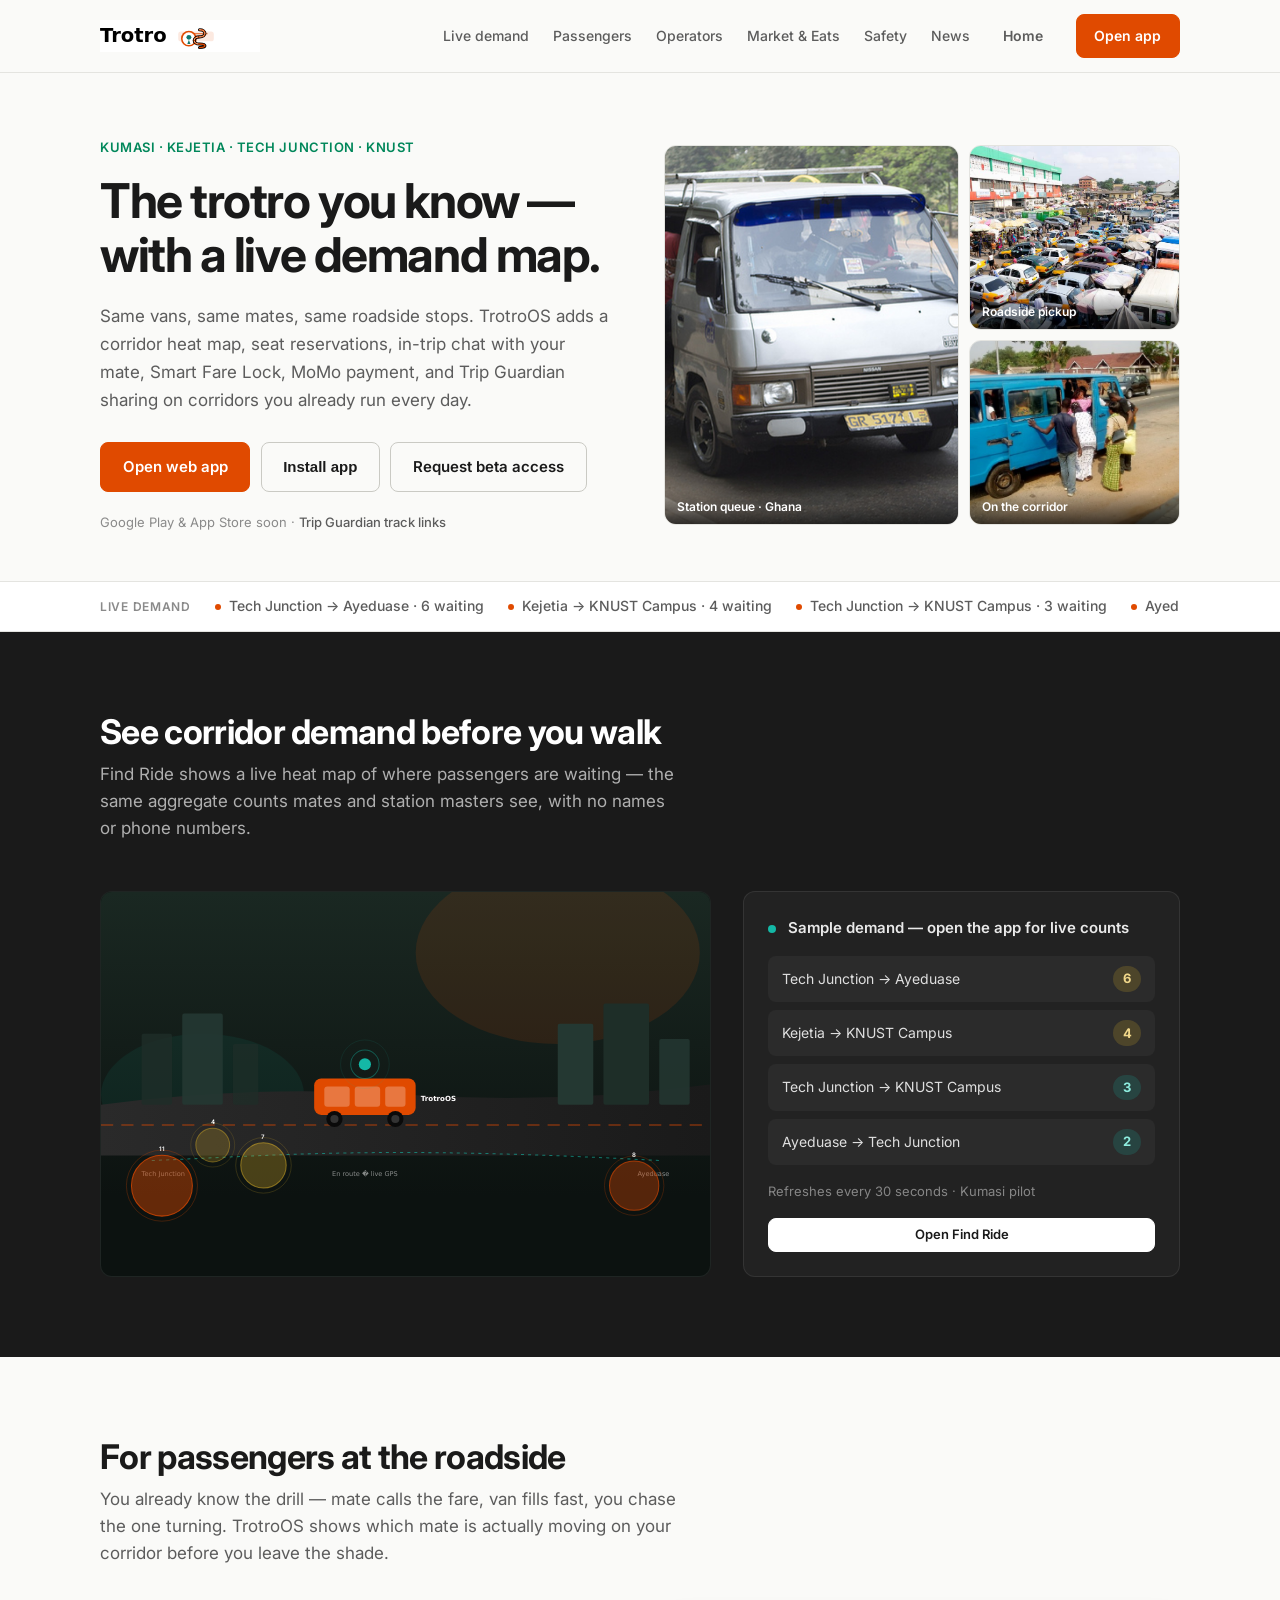
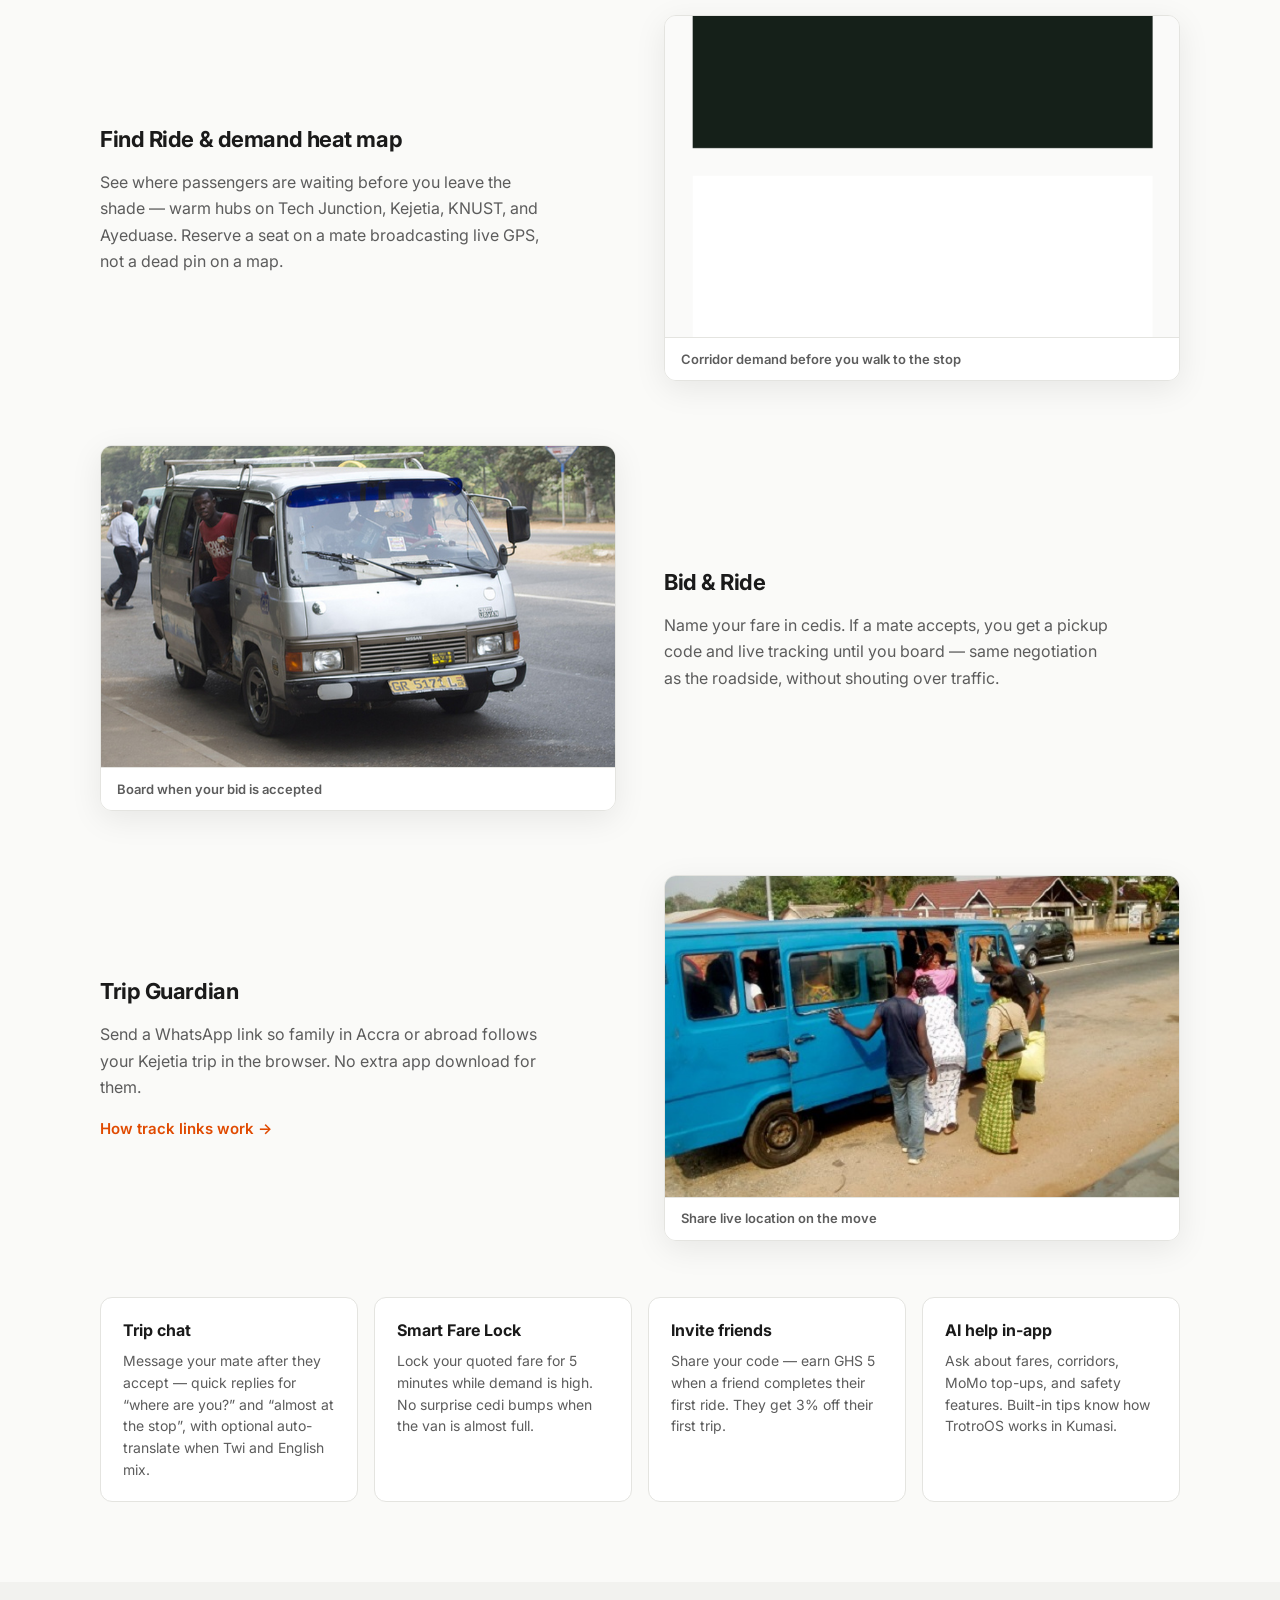
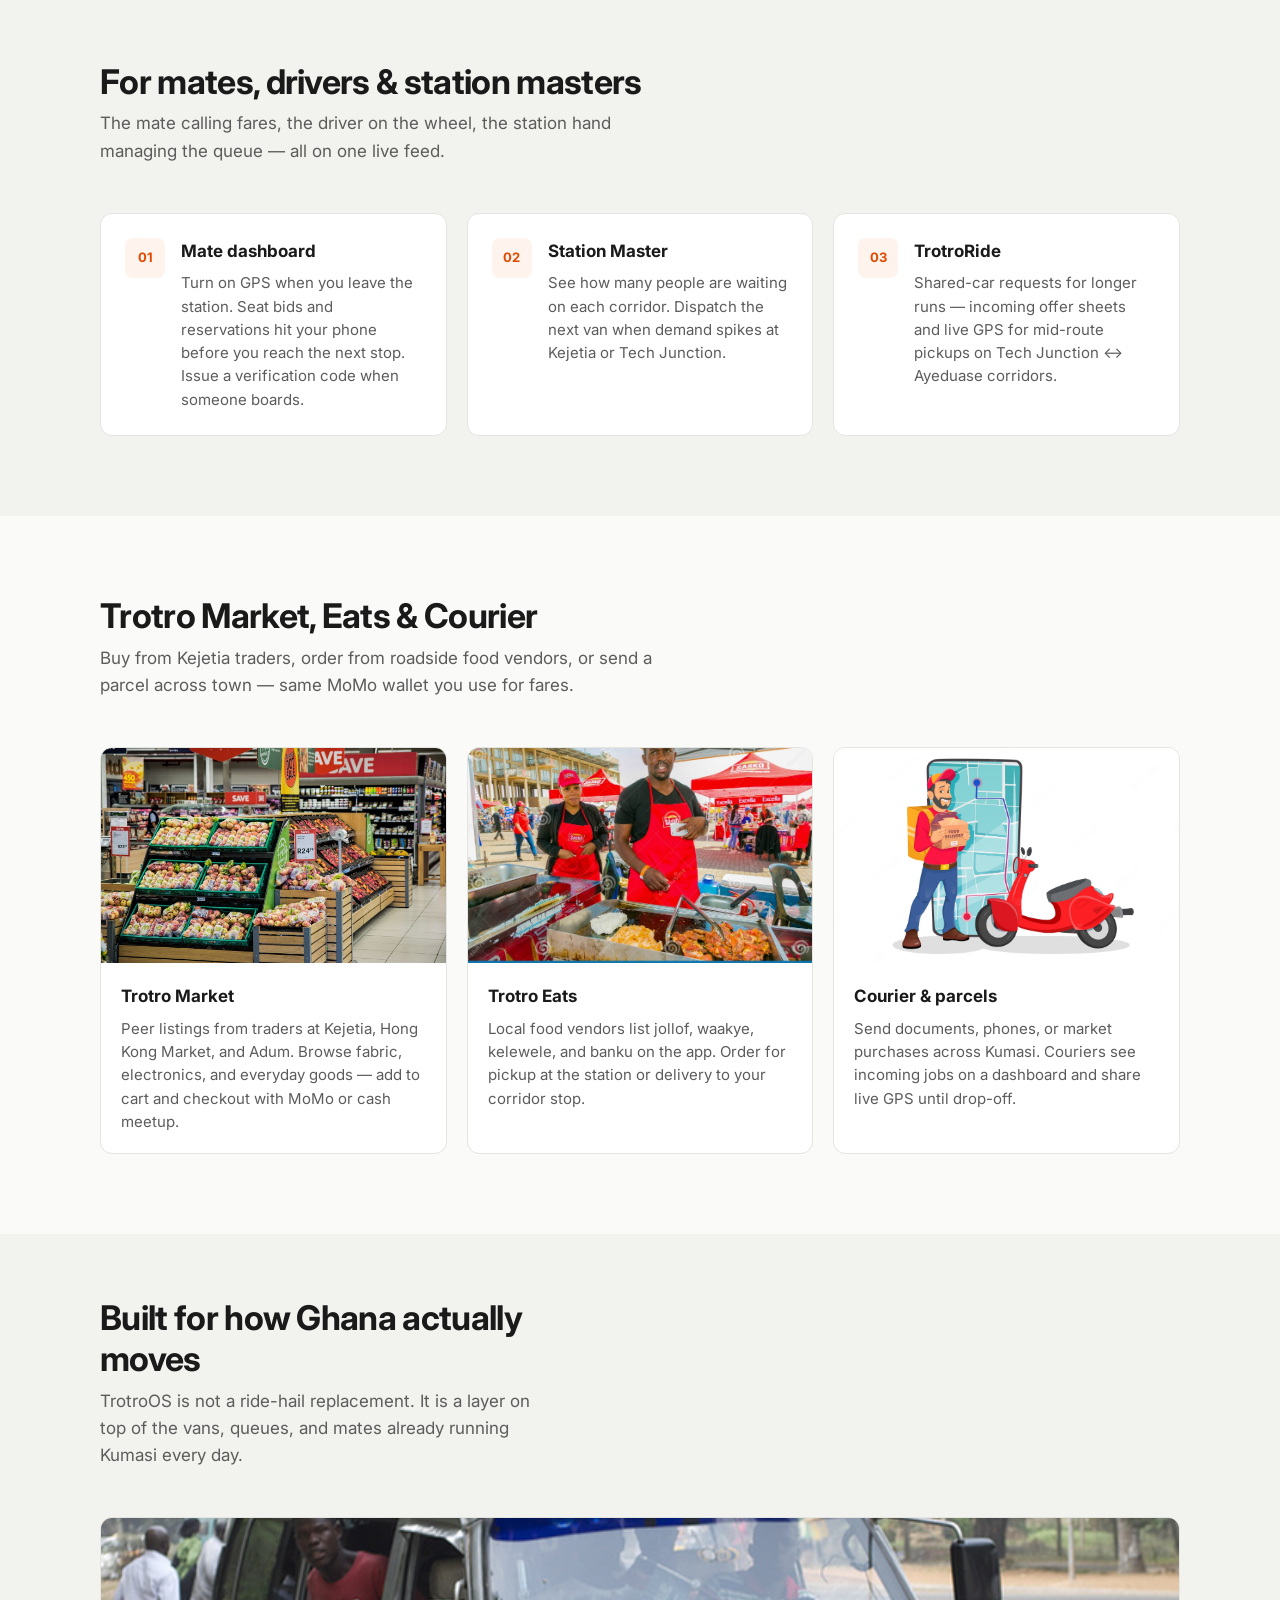
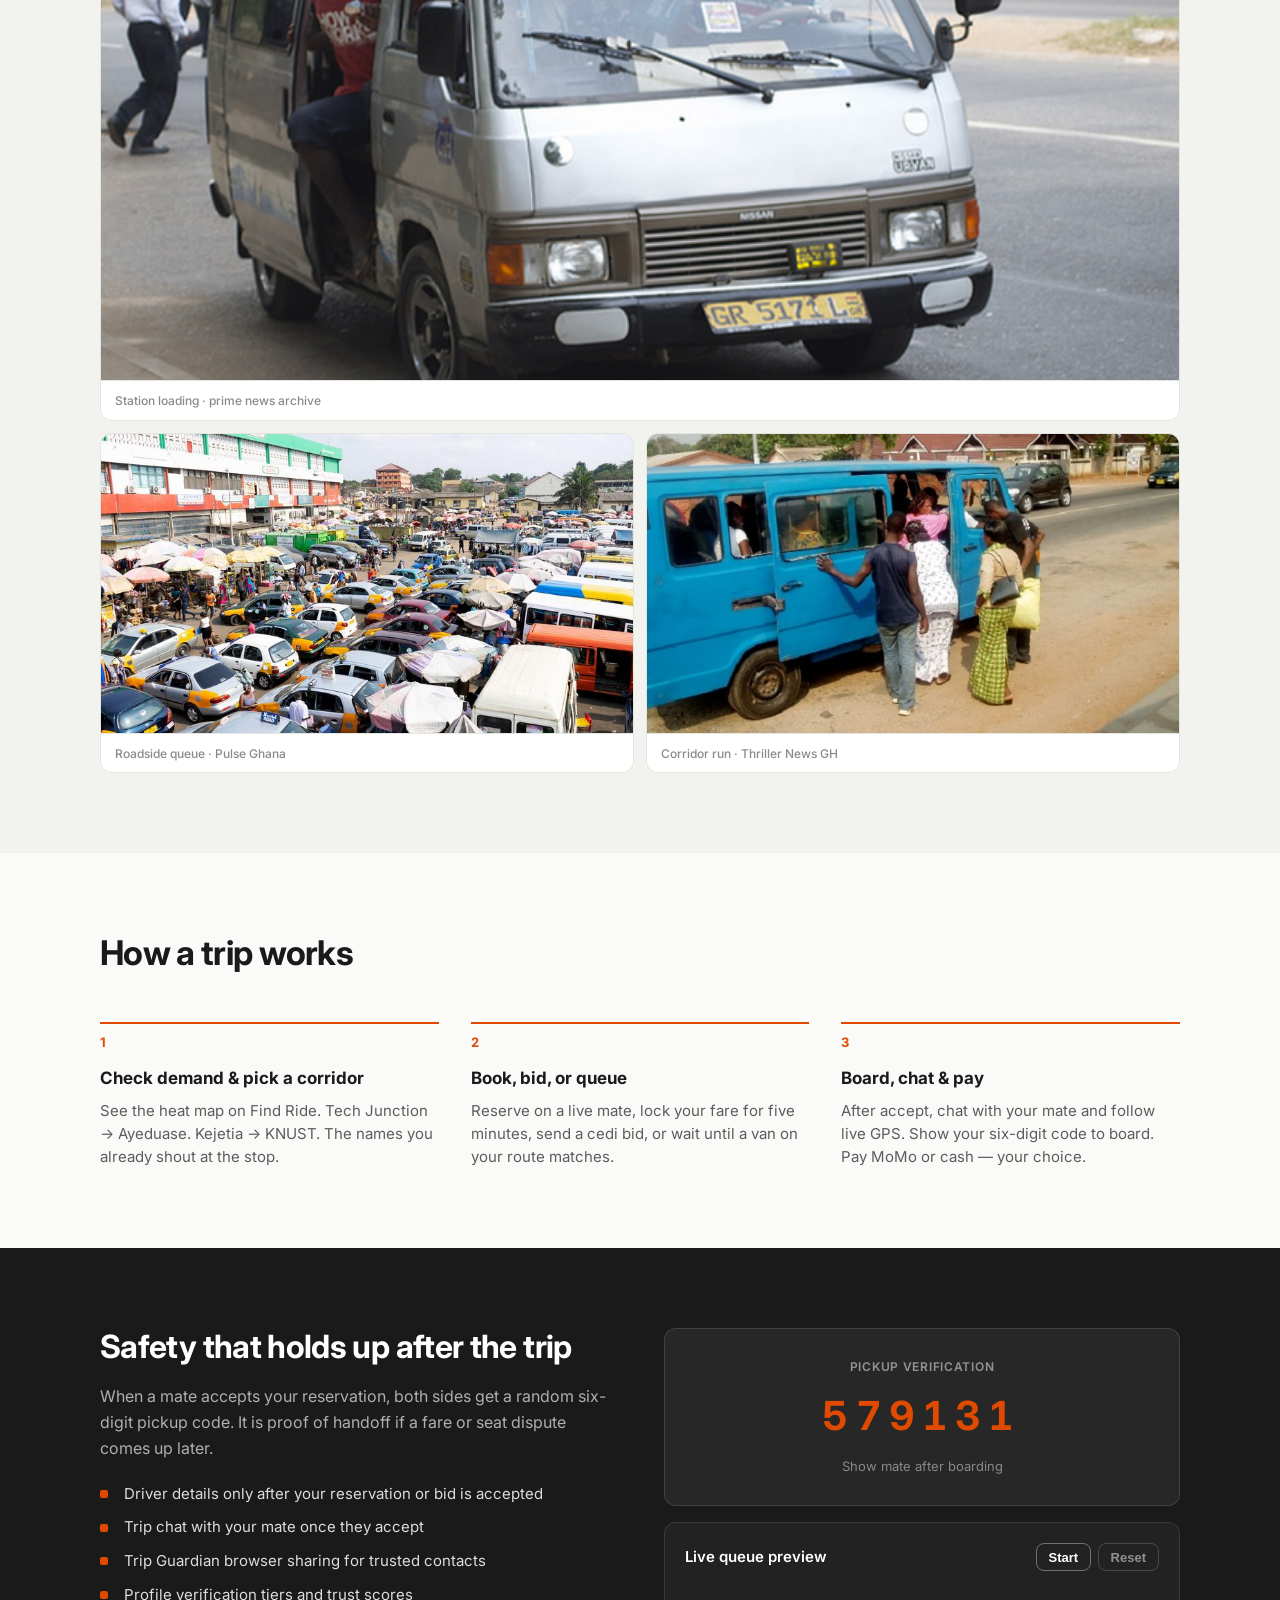
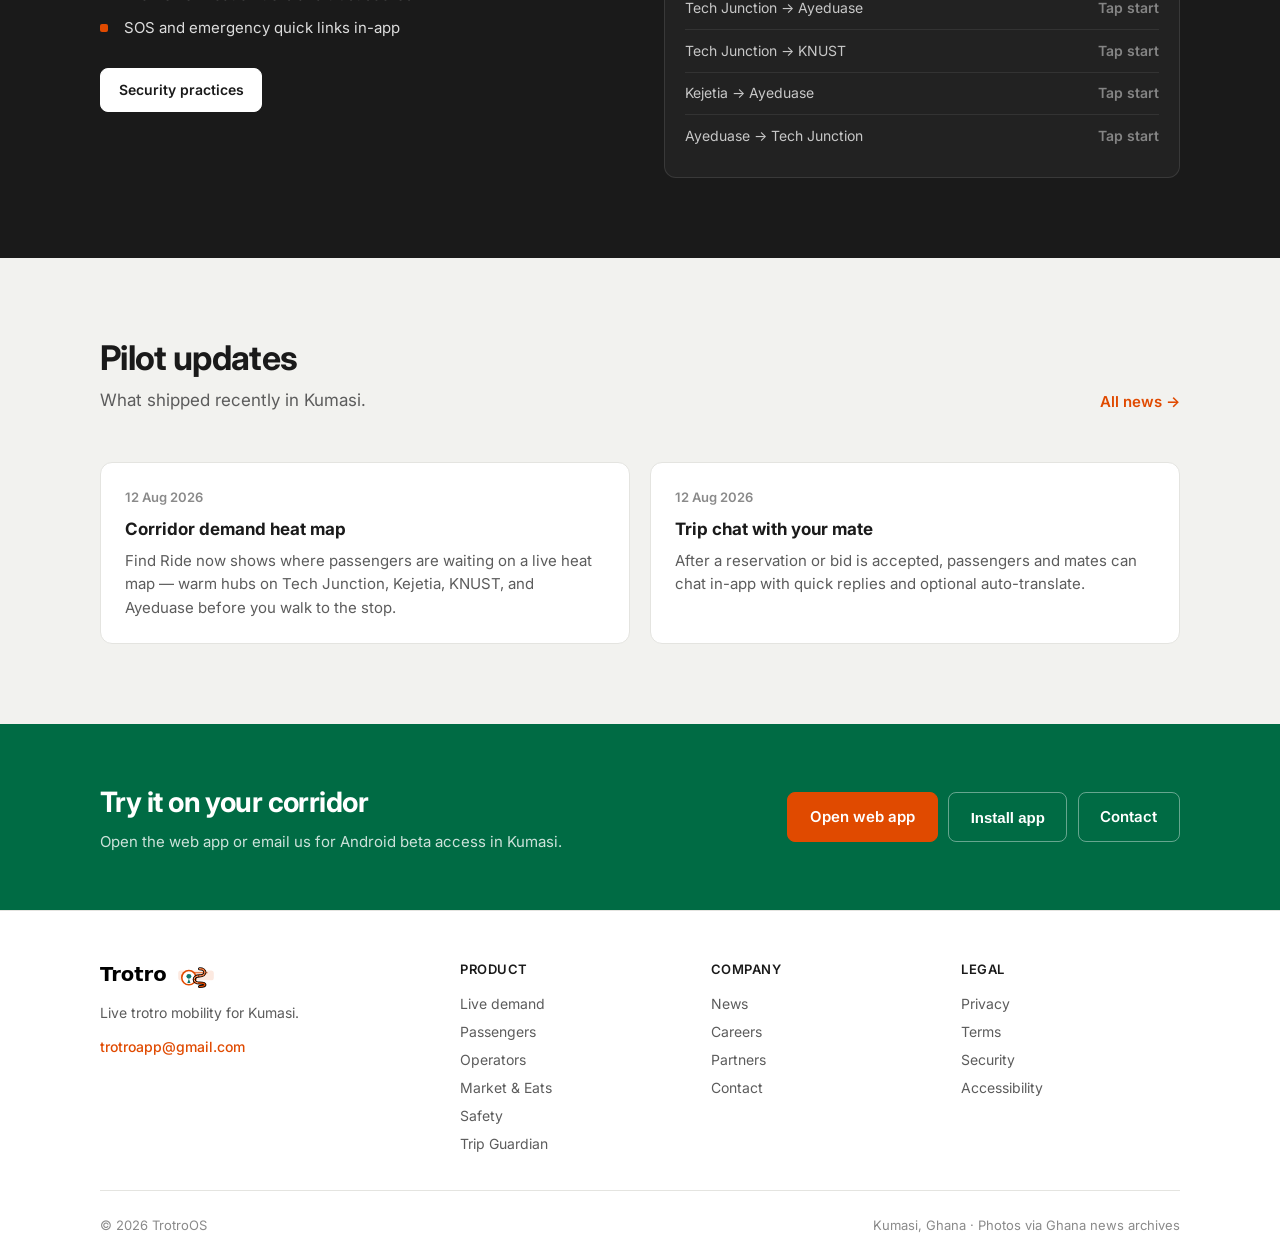
<file: index.html>
<!doctype html>
<html lang="en-GH" data-web-app-url="/app/">
  <head>
    <meta charset="utf-8" />
    <meta name="viewport" content="width=device-width, initial-scale=1" />
    <title>TrotroOS — Trotro rides, live in Kumasi</title>
    <meta
      name="description"
      content="Reserve a seat, see corridor demand on a live heat map, chat with your mate, lock fares for 5 minutes, and pay with MoMo. TrotroOS for Kumasi corridors you already use."
    />
    <meta
      name="keywords"
      content="trotro, TrotroOS, Kumasi transport, Ghana mobility, MoMo, live tracking, demand heat map, trip chat, fare lock, mate app"
    />
    <meta name="author" content="TrotroOS" />
    <meta property="og:title" content="TrotroOS — Trotro rides, live in Kumasi" />
    <meta
      property="og:description"
      content="Live corridor demand, seat reservations, trip chat, Smart Fare Lock, and MoMo — built for Kumasi trotro corridors."
    />
    <meta property="og:type" content="website" />
    <meta property="og:url" content="https://trotroos.app/" />
    <meta property="og:image" content="https://trotroos.app/images/photos/trotro-station.png" />
    <meta property="og:image:width" content="715" />
    <meta property="og:image:height" content="481" />
    <meta name="twitter:image" content="https://trotroos.app/images/photos/trotro-station.png" />
    <meta property="og:locale" content="en_GH" />
    <meta name="twitter:card" content="summary_large_image" />
    <meta name="twitter:title" content="TrotroOS — Trotro rides, live in Kumasi" />
    <link rel="canonical" href="https://trotroos.app/" />
    <meta name="theme-color" content="#e04a00" />
    <meta name="mobile-web-app-capable" content="yes" />
    <meta name="apple-mobile-web-app-capable" content="yes" />
    <meta name="apple-mobile-web-app-title" content="TrotroOS" />
    <link rel="manifest" href="/manifest.webmanifest" />
    <link rel="apple-touch-icon" href="/icons/icon-192.png" />
    <link rel="preconnect" href="https://fonts.googleapis.com" />
    <link rel="preconnect" href="https://fonts.gstatic.com" crossorigin />
    <link
      href="https://fonts.googleapis.com/css2?family=Inter:wght@400;500;600;700&display=swap"
      rel="stylesheet"
    />
    <link rel="stylesheet" href="/css/styles.css" />
    <link rel="icon" href="/brand/trotroos-icon.svg" type="image/svg+xml" />
    <script type="application/ld+json">
      {
        "@context": "https://schema.org",
        "@type": "SoftwareApplication",
        "name": "TrotroOS",
        "applicationCategory": "TravelApplication",
        "operatingSystem": "Android, iOS, Web",
        "description": "Live trotro mobility for Kumasi — demand heat map, reservations, trip chat, and MoMo payments.",
        "url": "https://trotroos.app",
        "author": { "@type": "Organization", "name": "TrotroOS" }
      }
    </script>
  </head>
  <body class="page-home">
    <header class="site-header">
      <div class="container header-inner">
        <a class="brand" href="/">
          <img
            class="brand-wordmark"
            src="/brand/trotroos-wordmark.svg"
            width="168"
            height="34"
            alt="TrotroOS"
          />
        </a>
        <button
          class="nav-toggle"
          type="button"
          data-nav-toggle
          aria-expanded="false"
          aria-label="Open menu"
        >
          <span></span><span></span><span></span>
        </button>
        <nav class="site-nav" data-site-nav aria-label="Main">
          <a href="#demand">Live demand</a>
          <a href="#passengers">Passengers</a>
          <a href="#operators">Operators</a>
          <a href="#commerce">Market &amp; Eats</a>
          <a href="#safety">Safety</a>
          <a href="/news.html">News</a>
          <a class="btn btn-ghost" href="/">Home</a>
          <a class="btn btn-primary" href="/app/" data-web-app-link>Open app</a>
        </nav>
      </div>
    </header>

    <main>
      <section class="hero">
        <div class="container hero-grid">
          <div class="hero-copy">
            <p class="hero-label">Kumasi · Kejetia · Tech Junction · KNUST</p>
            <h1>The trotro you know — with a live demand map.</h1>
            <p class="hero-lead">
              Same vans, same mates, same roadside stops. TrotroOS adds a corridor heat map, seat
              reservations, in-trip chat with your mate, Smart Fare Lock, MoMo payment, and Trip
              Guardian sharing on corridors you already run every day.
            </p>
            <div class="hero-actions" id="download">
              <a class="btn btn-primary btn-lg" href="/app/" data-web-app-link> Open web app </a>
              <button
                type="button"
                class="btn btn-outline btn-lg install-btn"
                data-install-app
                hidden
              >
                Install app
              </button>
              <a
                class="btn btn-outline btn-lg"
                href="mailto:trotroapp@gmail.com?subject=TrotroOS%20Android%20beta"
              >
                Request beta access
              </a>
            </div>
            <p class="hero-meta">
              Google Play &amp; App Store soon ·
              <a href="/track.html">Trip Guardian track links</a>
            </p>
          </div>

          <div class="hero-photos" aria-label="Trotro vans in Ghana">
            <figure class="hero-photos__main">
              <img
                src="/images/photos/trotro-station.png"
                width="715"
                height="481"
                alt="Passengers boarding a trotro van at a Ghana station"
                loading="eager"
              />
              <figcaption>Station queue · Ghana</figcaption>
            </figure>
            <figure class="hero-photos__side hero-photos__side--top">
              <img
                src="/images/photos/trotro-queue.jpg"
                width="770"
                height="513"
                alt="People waiting for trotro at a roadside stop"
                loading="eager"
              />
              <figcaption>Roadside pickup</figcaption>
            </figure>
            <figure class="hero-photos__side hero-photos__side--bottom">
              <img
                src="/images/photos/trotro-road.jpg"
                width="585"
                height="417"
                alt="Trotro van on a Ghana road"
                loading="eager"
              />
              <figcaption>On the corridor</figcaption>
            </figure>
          </div>
        </div>
      </section>

      <div class="corridor-bar" aria-label="Live corridor demand">
        <div class="container corridor-bar-inner">
          <span class="corridor-bar-label">Live demand</span>
          <ul class="corridor-list" data-corridor-ticker>
            <li>Tech Junction → Ayeduase · loading…</li>
            <li>Kejetia → KNUST Campus · loading…</li>
            <li>Tech Junction → KNUST Campus · loading…</li>
          </ul>
        </div>
      </div>

      <section class="section section-dark" id="demand">
        <div class="container">
          <header class="section-intro">
            <h2>See corridor demand before you walk</h2>
            <p>
              Find Ride shows a live heat map of where passengers are waiting — the same aggregate
              counts mates and station masters see, with no names or phone numbers.
            </p>
          </header>
          <div class="demand-panel" data-demand-panel>
            <div class="demand-panel__map">
              <img
                src="/images/kumasi-corridor.svg"
                width="1200"
                height="600"
                alt="Illustrated Kumasi trotro corridor map"
                class="demand-panel__bg"
                loading="lazy"
              />
              <svg
                class="demand-panel__overlay"
                viewBox="0 0 1200 600"
                aria-hidden="true"
                data-demand-svg
              ></svg>
            </div>
            <aside class="demand-panel__aside">
              <div class="demand-panel__status">
                <span class="live-dot" data-demand-live hidden aria-hidden="true"></span>
                <span data-demand-status>Loading demand…</span>
              </div>
              <ul
                class="demand-routes"
                data-demand-routes
                aria-label="Top corridors by waiting count"
              ></ul>
              <p class="demand-panel__hint">Refreshes every 30 seconds · Kumasi pilot</p>
              <a class="btn btn-light btn-sm" href="/app/" data-web-app-link>Open Find Ride</a>
            </aside>
          </div>
        </div>
      </section>

      <section class="section" id="passengers">
        <div class="container">
          <header class="section-intro">
            <h2>For passengers at the roadside</h2>
            <p>
              You already know the drill — mate calls the fare, van fills fast, you chase the one
              turning. TrotroOS shows which mate is actually moving on your corridor before you
              leave the shade.
            </p>
          </header>
          <div class="feature-rows">
            <article class="feature-row">
              <div class="feature-row__copy">
                <h3>Find Ride &amp; demand heat map</h3>
                <p>
                  See where passengers are waiting before you leave the shade — warm hubs on Tech
                  Junction, Kejetia, KNUST, and Ayeduase. Reserve a seat on a mate broadcasting live
                  GPS, not a dead pin on a map.
                </p>
              </div>
              <figure class="feature-row__photo">
                <img
                  src="/images/screens/png/find-ride.png"
                  width="720"
                  height="1280"
                  alt="Find Ride screen with corridor demand heat map"
                  loading="lazy"
                />
                <figcaption>Corridor demand before you walk to the stop</figcaption>
              </figure>
            </article>
            <article class="feature-row feature-row--reverse">
              <div class="feature-row__copy">
                <h3>Bid &amp; Ride</h3>
                <p>
                  Name your fare in cedis. If a mate accepts, you get a pickup code and live
                  tracking until you board — same negotiation as the roadside, without shouting over
                  traffic.
                </p>
              </div>
              <figure class="feature-row__photo">
                <img
                  src="/images/photos/trotro-station.png"
                  width="715"
                  height="481"
                  alt="Trotro van loading passengers at a station in Ghana"
                  loading="lazy"
                />
                <figcaption>Board when your bid is accepted</figcaption>
              </figure>
            </article>
            <article class="feature-row">
              <div class="feature-row__copy">
                <h3>Trip Guardian</h3>
                <p>
                  Send a WhatsApp link so family in Accra or abroad follows your Kejetia trip in the
                  browser. No extra app download for them.
                </p>
                <a class="text-link" href="/track.html">How track links work →</a>
              </div>
              <figure class="feature-row__photo">
                <img
                  src="/images/photos/trotro-road.jpg"
                  width="585"
                  height="417"
                  alt="Trotro travelling on a road in Ghana"
                  loading="lazy"
                />
                <figcaption>Share live location on the move</figcaption>
              </figure>
            </article>
          </div>

          <div class="pilot-features" aria-label="Pilot passenger features">
            <article class="pilot-feature">
              <h3>Trip chat</h3>
              <p>
                Message your mate after they accept — quick replies for “where are you?” and “almost
                at the stop”, with optional auto-translate when Twi and English mix.
              </p>
            </article>
            <article class="pilot-feature">
              <h3>Smart Fare Lock</h3>
              <p>
                Lock your quoted fare for 5 minutes while demand is high. No surprise cedi bumps
                when the van is almost full.
              </p>
            </article>
            <article class="pilot-feature">
              <h3>Invite friends</h3>
              <p>
                Share your code — earn GHS 5 when a friend completes their first ride. They get 3%
                off their first trip.
              </p>
            </article>
            <article class="pilot-feature">
              <h3>AI help in-app</h3>
              <p>
                Ask about fares, corridors, MoMo top-ups, and safety features. Built-in tips know
                how TrotroOS works in Kumasi.
              </p>
            </article>
          </div>
        </div>
      </section>

      <section class="section section-muted" id="operators">
        <div class="container">
          <header class="section-intro">
            <h2>For mates, drivers &amp; station masters</h2>
            <p>
              The mate calling fares, the driver on the wheel, the station hand managing the queue —
              all on one live feed.
            </p>
          </header>
          <div class="role-cards">
            <article class="role-card">
              <div class="role-card__icon" aria-hidden="true">01</div>
              <div class="role-card__body">
                <h3>Mate dashboard</h3>
                <p>
                  Turn on GPS when you leave the station. Seat bids and reservations hit your phone
                  before you reach the next stop. Issue a verification code when someone boards.
                </p>
              </div>
            </article>
            <article class="role-card">
              <div class="role-card__icon" aria-hidden="true">02</div>
              <div class="role-card__body">
                <h3>Station Master</h3>
                <p>
                  See how many people are waiting on each corridor. Dispatch the next van when
                  demand spikes at Kejetia or Tech Junction.
                </p>
              </div>
            </article>
            <article class="role-card">
              <div class="role-card__icon" aria-hidden="true">03</div>
              <div class="role-card__body">
                <h3>TrotroRide</h3>
                <p>
                  Shared-car requests for longer runs — incoming offer sheets and live GPS for
                  mid-route pickups on Tech Junction ↔ Ayeduase corridors.
                </p>
              </div>
            </article>
          </div>
        </div>
      </section>

      <section class="section" id="commerce">
        <div class="container">
          <header class="section-intro">
            <h2>Trotro Market, Eats &amp; Courier</h2>
            <p>
              Buy from Kejetia traders, order from roadside food vendors, or send a parcel across
              town — same MoMo wallet you use for fares.
            </p>
          </header>
          <div class="commerce-grid">
            <article class="commerce-card">
              <figure class="commerce-card__photo">
                <img
                  src="/images/photos/hong-kong-market.jpg"
                  width="1120"
                  height="630"
                  alt="Busy open-air market stalls with shoppers and traders"
                  loading="lazy"
                />
              </figure>
              <div class="commerce-card__body">
                <h3>Trotro Market</h3>
                <p>
                  Peer listings from traders at Kejetia, Hong Kong Market, and Adum. Browse fabric,
                  electronics, and everyday goods — add to cart and checkout with MoMo or cash
                  meetup.
                </p>
              </div>
            </article>
            <article class="commerce-card">
              <figure class="commerce-card__photo">
                <img
                  src="/images/photos/food-vendors.jpg"
                  width="1600"
                  height="1157"
                  alt="African street food vendors cooking and serving at an outdoor market"
                  loading="lazy"
                />
              </figure>
              <div class="commerce-card__body">
                <h3>Trotro Eats</h3>
                <p>
                  Local food vendors list jollof, waakye, kelewele, and banku on the app. Order for
                  pickup at the station or delivery to your corridor stop.
                </p>
              </div>
            </article>
            <article class="commerce-card">
              <figure class="commerce-card__photo">
                <img
                  src="/images/photos/courier-delivery.jpg"
                  width="2000"
                  height="1455"
                  alt="Courier on a scooter delivering a food package"
                  loading="lazy"
                />
              </figure>
              <div class="commerce-card__body">
                <h3>Courier &amp; parcels</h3>
                <p>
                  Send documents, phones, or market purchases across Kumasi. Couriers see incoming
                  jobs on a dashboard and share live GPS until drop-off.
                </p>
              </div>
            </article>
          </div>
        </div>
      </section>

      <section class="section section-muted photo-strip" aria-label="Trotro in Ghana">
        <div class="container">
          <header class="section-intro section-intro--narrow">
            <h2>Built for how Ghana actually moves</h2>
            <p>
              TrotroOS is not a ride-hail replacement. It is a layer on top of the vans, queues, and
              mates already running Kumasi every day.
            </p>
          </header>
          <div class="photo-grid">
            <figure class="photo-grid__item photo-grid__item--wide">
              <img
                src="/images/photos/trotro-station.png"
                width="715"
                height="481"
                alt="Trotro vans lined up at a station with passengers boarding"
                loading="lazy"
              />
              <figcaption>Station loading · prime news archive</figcaption>
            </figure>
            <figure class="photo-grid__item">
              <img
                src="/images/photos/trotro-queue.jpg"
                width="770"
                height="513"
                alt="Commuters waiting for trotro"
                loading="lazy"
              />
              <figcaption>Roadside queue · Pulse Ghana</figcaption>
            </figure>
            <figure class="photo-grid__item">
              <img
                src="/images/photos/trotro-road.jpg"
                width="585"
                height="417"
                alt="Trotro on a Ghana highway"
                loading="lazy"
              />
              <figcaption>Corridor run · Thriller News GH</figcaption>
            </figure>
          </div>
        </div>
      </section>

      <section class="section" id="how">
        <div class="container">
          <header class="section-intro section-intro--narrow">
            <h2>How a trip works</h2>
          </header>
          <ol class="steps-row">
            <li>
              <span class="steps-row__num">1</span>
              <h3>Check demand &amp; pick a corridor</h3>
              <p>
                See the heat map on Find Ride. Tech Junction → Ayeduase. Kejetia → KNUST. The names
                you already shout at the stop.
              </p>
            </li>
            <li>
              <span class="steps-row__num">2</span>
              <h3>Book, bid, or queue</h3>
              <p>
                Reserve on a live mate, lock your fare for five minutes, send a cedi bid, or wait
                until a van on your route matches.
              </p>
            </li>
            <li>
              <span class="steps-row__num">3</span>
              <h3>Board, chat &amp; pay</h3>
              <p>
                After accept, chat with your mate and follow live GPS. Show your six-digit code to
                board. Pay MoMo or cash — your choice.
              </p>
            </li>
          </ol>
        </div>
      </section>

      <section class="section section-dark" id="safety">
        <div class="container safety-layout">
          <div class="safety-copy">
            <h2>Safety that holds up after the trip</h2>
            <p>
              When a mate accepts your reservation, both sides get a random six-digit pickup code.
              It is proof of handoff if a fare or seat dispute comes up later.
            </p>
            <ul class="check-list">
              <li>Driver details only after your reservation or bid is accepted</li>
              <li>Trip chat with your mate once they accept</li>
              <li>Trip Guardian browser sharing for trusted contacts</li>
              <li>Profile verification tiers and trust scores</li>
              <li>SOS and emergency quick links in-app</li>
            </ul>
            <a class="btn btn-light" href="/security.html">Security practices</a>
          </div>
          <div class="safety-aside">
            <div class="code-card">
              <p class="code-card__label">Pickup verification</p>
              <p class="code-card__value" data-verification-code>482916</p>
              <p class="code-card__hint">Show mate after boarding</p>
            </div>
            <div class="queue-demo">
              <div class="queue-demo__head">
                <h3>Live queue preview</h3>
                <div class="queue-demo__actions">
                  <button class="btn btn-sm btn-light-outline" type="button" id="demo-start">
                    Start
                  </button>
                  <button
                    class="btn btn-sm btn-light-outline"
                    type="button"
                    id="demo-reset"
                    disabled
                  >
                    Reset
                  </button>
                </div>
              </div>
              <ul class="queue-list" id="route-list">
                <li>
                  <span>Tech Junction → Ayeduase</span>
                  <span class="queue-count" id="route1-status">Tap start</span>
                </li>
                <li>
                  <span>Tech Junction → KNUST</span>
                  <span class="queue-count" id="route2-status">Tap start</span>
                </li>
                <li>
                  <span>Kejetia → Ayeduase</span>
                  <span class="queue-count" id="route3-status">Tap start</span>
                </li>
                <li>
                  <span>Ayeduase → Tech Junction</span>
                  <span class="queue-count" id="route4-status">Tap start</span>
                </li>
              </ul>
            </div>
          </div>
        </div>
      </section>

      <section class="section section-muted" id="news">
        <div class="container">
          <header class="section-intro section-intro--split">
            <div>
              <h2>Pilot updates</h2>
              <p>What shipped recently in Kumasi.</p>
            </div>
            <a href="/news.html" class="text-link">All news →</a>
          </header>
          <div class="news-row" data-news-feed data-news-limit="2" data-news-layout="home"></div>
        </div>
      </section>

      <section class="cta-band">
        <div class="container cta-band-inner">
          <div>
            <h2>Try it on your corridor</h2>
            <p>Open the web app or email us for Android beta access in Kumasi.</p>
          </div>
          <div class="cta-band__actions">
            <a class="btn btn-primary btn-lg" href="/app/" data-web-app-link>Open web app</a>
            <button
              type="button"
              class="btn btn-outline btn-lg install-btn"
              data-install-app
              hidden
            >
              Install app
            </button>
            <a class="btn btn-outline btn-lg" href="mailto:trotroapp@gmail.com">Contact</a>
          </div>
        </div>
      </section>
    </main>

    <footer class="site-footer">
      <div class="container footer-grid">
        <div class="footer-brand">
          <a class="brand" href="/">
            <img
              class="brand-wordmark"
              src="/brand/trotroos-wordmark.svg"
              width="148"
              height="30"
              alt="TrotroOS"
            />
          </a>
          <p>Live trotro mobility for Kumasi.</p>
          <a href="mailto:trotroapp@gmail.com">trotroapp@gmail.com</a>
        </div>
        <div>
          <strong>Product</strong>
          <ul class="footer-links">
            <li><a href="#demand">Live demand</a></li>
            <li><a href="#passengers">Passengers</a></li>
            <li><a href="#operators">Operators</a></li>
            <li><a href="#commerce">Market &amp; Eats</a></li>
            <li><a href="#safety">Safety</a></li>
            <li><a href="/track.html">Trip Guardian</a></li>
          </ul>
        </div>
        <div>
          <strong>Company</strong>
          <ul class="footer-links">
            <li><a href="/news.html">News</a></li>
            <li><a href="/careers.html">Careers</a></li>
            <li><a href="/partners.html">Partners</a></li>
            <li><a href="/contact.html">Contact</a></li>
          </ul>
        </div>
        <div>
          <strong>Legal</strong>
          <ul class="footer-links">
            <li><a href="/privacy.html">Privacy</a></li>
            <li><a href="/terms.html">Terms</a></li>
            <li><a href="/security.html">Security</a></li>
            <li><a href="/accessibility.html">Accessibility</a></li>
          </ul>
        </div>
      </div>
      <div class="container footer-bottom">
        <span>© <span data-year></span> TrotroOS</span>
        <span>Kumasi, Ghana · Photos via Ghana news archives</span>
      </div>
    </footer>

    <script src="/js/public-config.js" defer></script>
    <script src="/js/demand-heatmap.js" defer></script>
    <script src="/js/news.js" defer></script>
    <script src="/js/site.js" defer></script>
  </body>
</html>
</file>
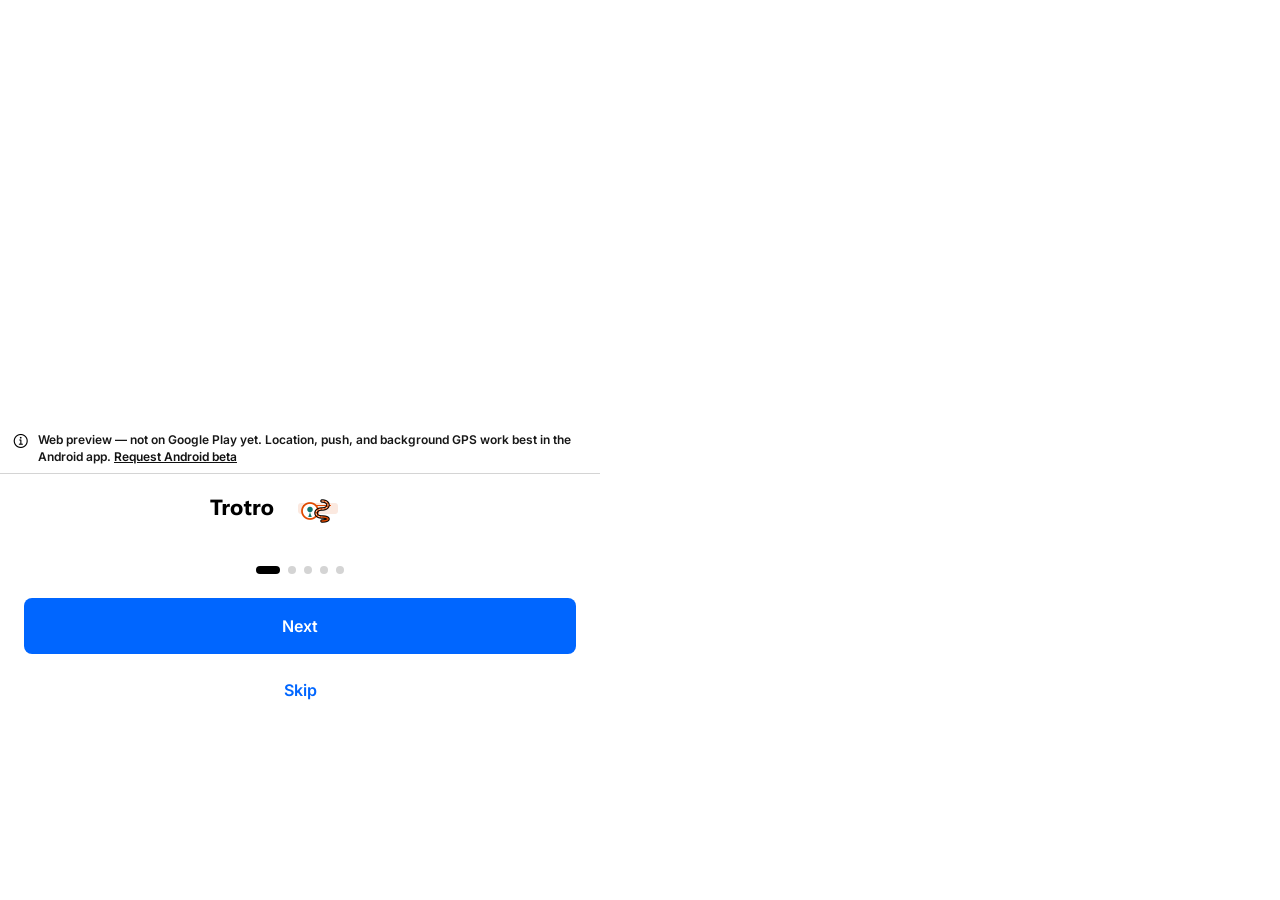
<file: app/index.html>
<!doctype html>
<html lang="en">
  <head>
    <meta charset="utf-8" />
    <meta httpEquiv="X-UA-Compatible" content="IE=edge" />
    <meta name="viewport" content="width=device-width, initial-scale=1, shrink-to-fit=no" />
    <title>TrotroOS</title>
    <!-- The `react-native-web` recommended style reset: https://necolas.github.io/react-native-web/docs/setup/#root-element -->
    <style id="expo-reset">
      /* These styles make the body full-height */
      html,
      body {
        height: 100%;
      }
      /* These styles disable body scrolling if you are using <ScrollView> */
      body {
        overflow: hidden;
      }
      /* These styles make the root element full-height */
      #root {
        display: flex;
        height: 100%;
        flex: 1;
      }
    </style>
    <meta
      name="description"
      content="Live trotro mobility for Kumasi — reserve seats, track mates, pay with MoMo."
    />
    <link rel="icon" href="/app/favicon.ico" />
    <link rel="manifest" href="/app/manifest.webmanifest" />
    <meta name="theme-color" content="#e04a00" />
    <meta name="mobile-web-app-capable" content="yes" />
    <meta name="apple-mobile-web-app-capable" content="yes" />
    <meta name="apple-mobile-web-app-title" content="TrotroOS" />
    <link rel="apple-touch-icon" href="/icons/icon-192.png" />
  </head>

  <body>
    <!-- Use static rendering with Expo Router to support running without JavaScript. -->
    <noscript> You need to enable JavaScript to run this app. </noscript>
    <!-- The root element for your Expo app. -->
    <div id="root"></div>
    <script
      src="/app/_expo/static/js/web/__expo-metro-runtime-37844bfe9405ed99797bdb43820a0459.js"
      defer
    ></script>
    <script
      src="/app/_expo/static/js/web/__common-af580fbeac0d358d70aa5f9b69720494.js"
      defer
    ></script>
    <script src="/app/_expo/static/js/web/index-52175862be62798d482258cae84e7fa1.js" defer></script>
  </body>
</html>
</file>
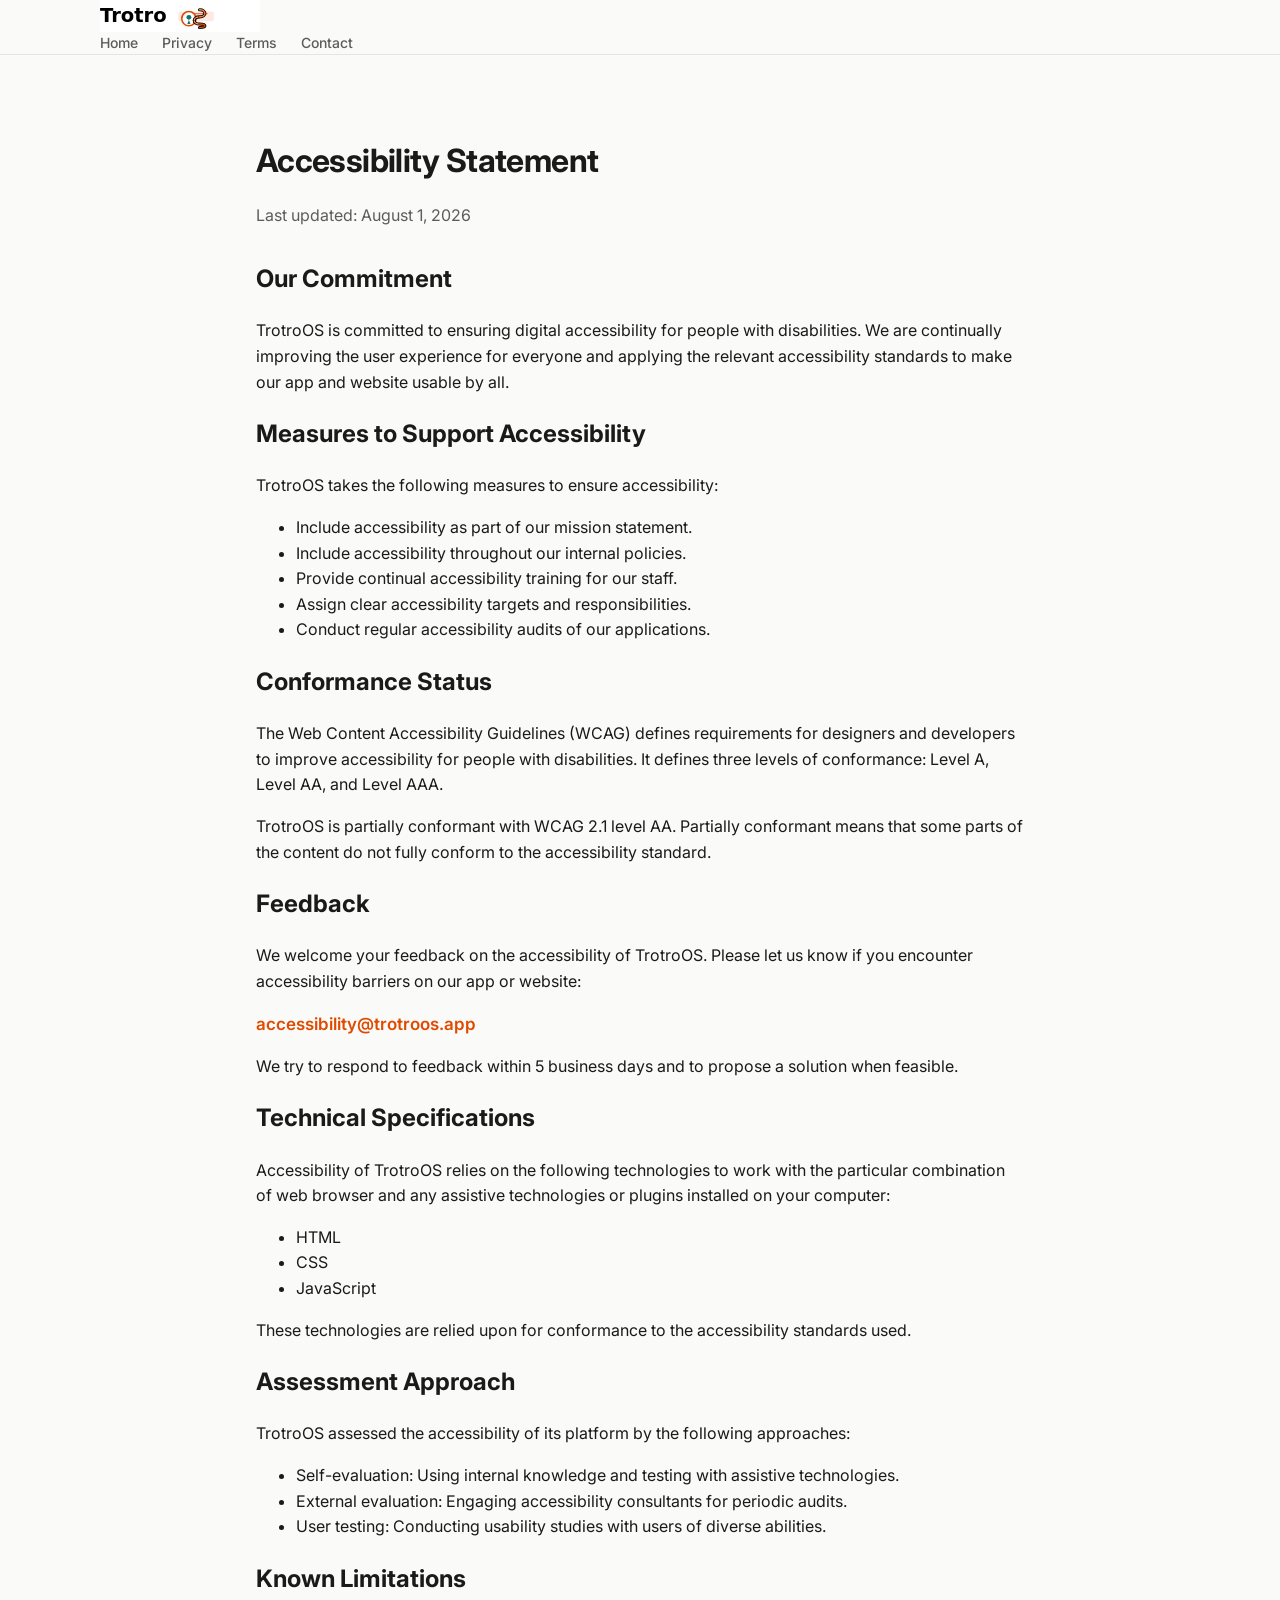
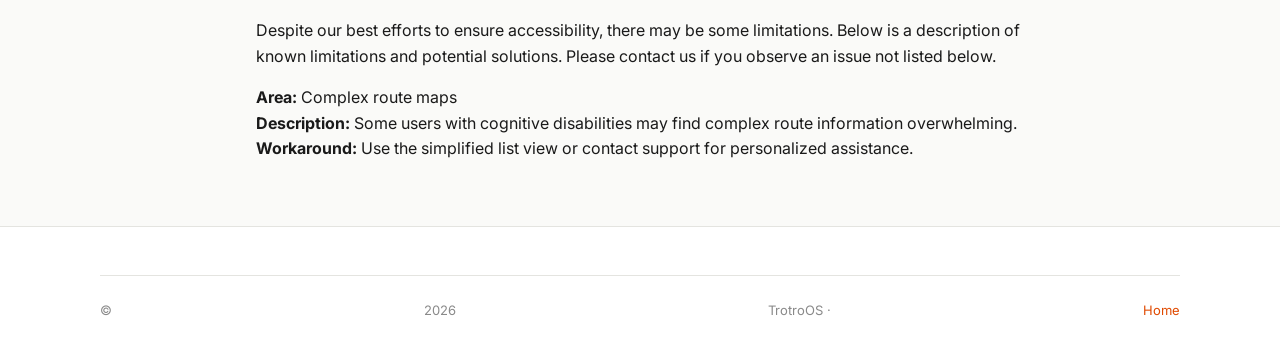
<file: accessibility.html>
<!doctype html>
<html lang="en-GH">
  <head>
    <meta charset="utf-8" />
    <meta name="viewport" content="width=device-width, initial-scale=1" />
    <title>Accessibility — TrotroOS</title>
    <meta
      name="description"
      content="Our commitment to making TrotroOS accessible to all users, regardless of ability."
    />
    <link rel="preconnect" href="https://fonts.googleapis.com" />
    <link rel="preconnect" href="https://fonts.gstatic.com" crossorigin />
    <link
      href="https://fonts.googleapis.com/css2?family=Inter:wght@400;500;600;700&display=swap"
      rel="stylesheet"
    />
    <link rel="stylesheet" href="/css/styles.css" />
  </head>
  <body>
    <header class="site-header">
      <div class="container">
        <a class="brand" href="/"
          ><img
            class="brand-wordmark"
            src="/brand/trotroos-wordmark.svg"
            width="148"
            height="30"
            alt="TrotroOS"
        /></a>
        <nav class="site-nav" data-site-nav>
          <a href="/">Home</a>
          <a href="/privacy.html">Privacy</a>
          <a href="/terms.html">Terms</a>
          <a href="mailto:trotroapp@gmail.com">Contact</a>
        </nav>
      </div>
    </header>

    <main class="legal-page">
      <div class="container" style="max-width: 48rem">
        <h1>Accessibility Statement</h1>
        <p class="legal-meta">Last updated: August 1, 2026</p>

        <section class="accessibility-section">
          <h2>Our Commitment</h2>
          <p>
            TrotroOS is committed to ensuring digital accessibility for people with disabilities. We
            are continually improving the user experience for everyone and applying the relevant
            accessibility standards to make our app and website usable by all.
          </p>
        </section>

        <section class="accessibility-section">
          <h2>Measures to Support Accessibility</h2>
          <p>TrotroOS takes the following measures to ensure accessibility:</p>
          <ul>
            <li>Include accessibility as part of our mission statement.</li>
            <li>Include accessibility throughout our internal policies.</li>
            <li>Provide continual accessibility training for our staff.</li>
            <li>Assign clear accessibility targets and responsibilities.</li>
            <li>Conduct regular accessibility audits of our applications.</li>
          </ul>
        </section>

        <section class="accessibility-section">
          <h2>Conformance Status</h2>
          <p>
            The Web Content Accessibility Guidelines (WCAG) defines requirements for designers and
            developers to improve accessibility for people with disabilities. It defines three
            levels of conformance: Level A, Level AA, and Level AAA.
          </p>
          <p>
            TrotroOS is partially conformant with WCAG 2.1 level AA. Partially conformant means that
            some parts of the content do not fully conform to the accessibility standard.
          </p>
        </section>

        <section class="accessibility-section">
          <h2>Feedback</h2>
          <p>
            We welcome your feedback on the accessibility of TrotroOS. Please let us know if you
            encounter accessibility barriers on our app or website:
          </p>
          <p>
            <a href="mailto:accessibility@trotroos.app" class="email-link"
              >accessibility@trotroos.app</a
            >
          </p>
          <p>
            We try to respond to feedback within 5 business days and to propose a solution when
            feasible.
          </p>
        </section>

        <section class="accessibility-section">
          <h2>Technical Specifications</h2>
          <p>
            Accessibility of TrotroOS relies on the following technologies to work with the
            particular combination of web browser and any assistive technologies or plugins
            installed on your computer:
          </p>
          <ul>
            <li>HTML</li>
            <li>CSS</li>
            <li>JavaScript</li>
          </ul>
          <p>
            These technologies are relied upon for conformance to the accessibility standards used.
          </p>
        </section>

        <section class="accessibility-section">
          <h2>Assessment Approach</h2>
          <p>TrotroOS assessed the accessibility of its platform by the following approaches:</p>
          <ul>
            <li>
              Self-evaluation: Using internal knowledge and testing with assistive technologies.
            </li>
            <li>External evaluation: Engaging accessibility consultants for periodic audits.</li>
            <li>User testing: Conducting usability studies with users of diverse abilities.</li>
          </ul>
        </section>

        <section class="accessibility-section">
          <h2>Known Limitations</h2>
          <p>
            Despite our best efforts to ensure accessibility, there may be some limitations. Below
            is a description of known limitations and potential solutions. Please contact us if you
            observe an issue not listed below.
          </p>
          <div class="limitations-table">
            <div><strong>Area:</strong> Complex route maps</div>
            <div>
              <strong>Description:</strong> Some users with cognitive disabilities may find complex
              route information overwhelming.
            </div>
            <div>
              <strong>Workaround:</strong> Use the simplified list view or contact support for
              personalized assistance.
            </div>
          </div>
        </section>
      </div>
    </main>

    <footer class="site-footer">
      <div class="container footer-bottom">
        © <span data-year></span> TrotroOS · <a href="/">Home</a>
      </div>
    </footer>
    <script src="/js/site.js" defer></script>
  </body>
</html>
</file>
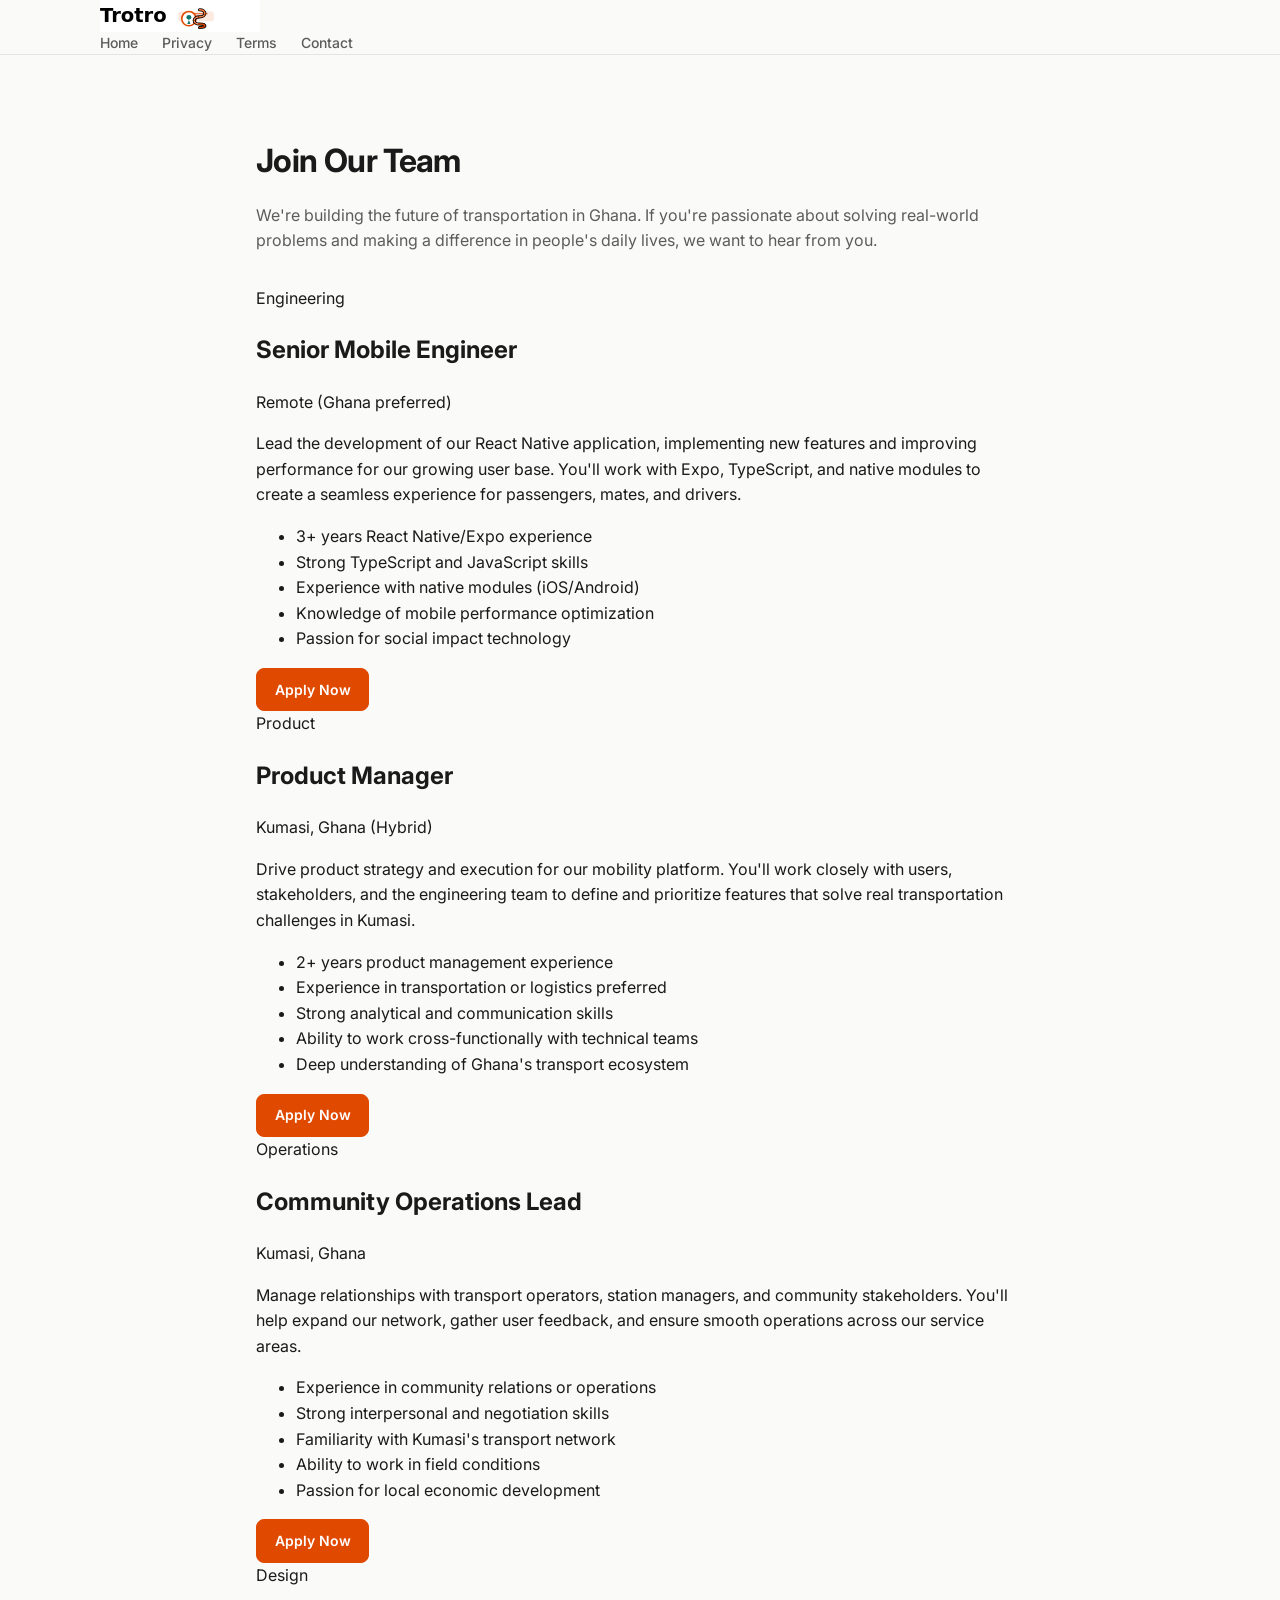
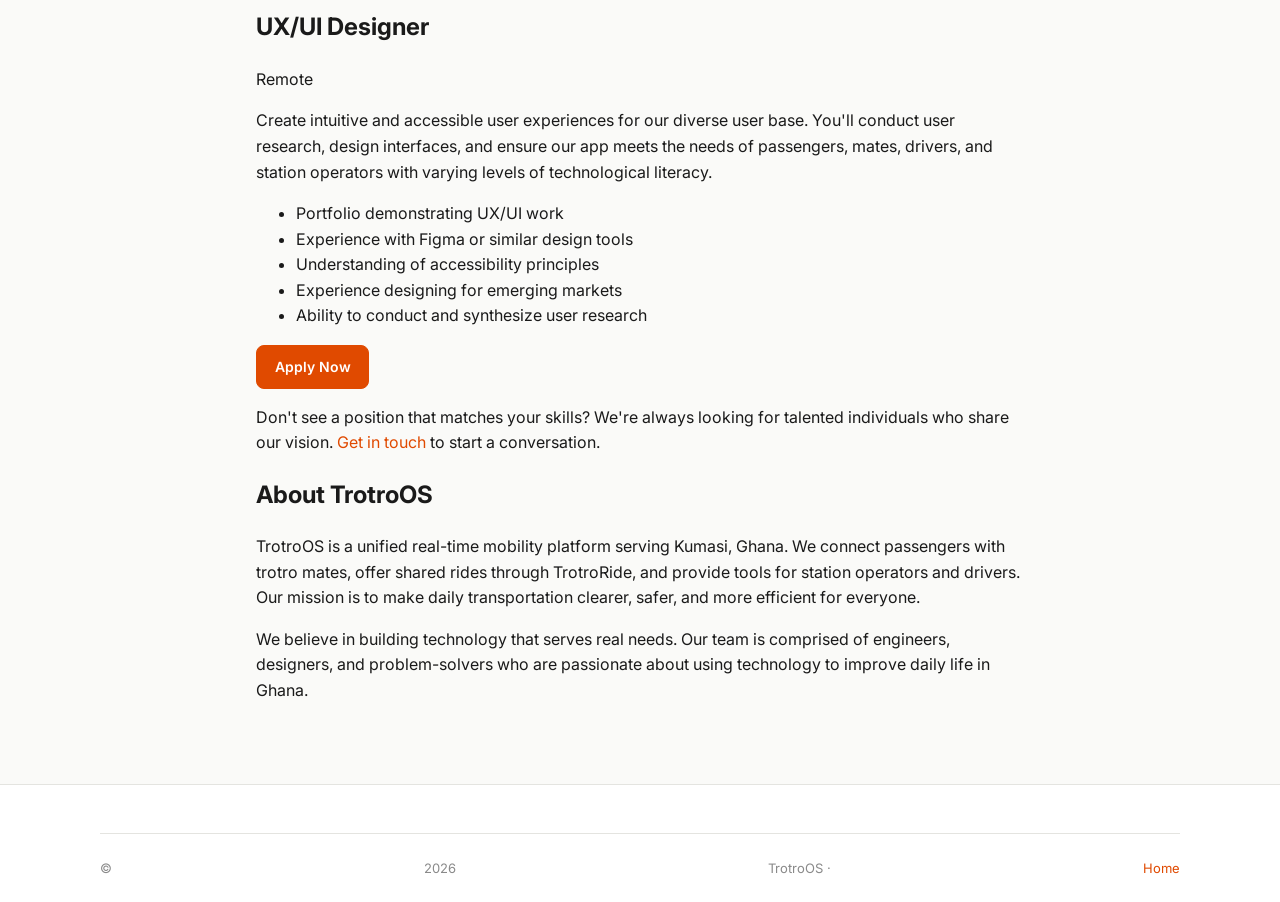
<file: careers.html>
<!doctype html>
<html lang="en-GH">
  <head>
    <meta charset="utf-8" />
    <meta name="viewport" content="width=device-width, initial-scale=1" />
    <title>Careers — TrotroOS</title>
    <meta
      name="description"
      content="Join our mission to transform transportation in Kumasi and beyond. We're building the future of mobility in Ghana."
    />
    <link rel="preconnect" href="https://fonts.googleapis.com" />
    <link rel="preconnect" href="https://fonts.gstatic.com" crossorigin />
    <link
      href="https://fonts.googleapis.com/css2?family=Inter:wght@400;500;600;700&display=swap"
      rel="stylesheet"
    />
    <link rel="stylesheet" href="/css/styles.css" />
  </head>
  <body>
    <header class="site-header">
      <div class="container">
        <a class="brand" href="/"
          ><img
            class="brand-wordmark"
            src="/brand/trotroos-wordmark.svg"
            width="148"
            height="30"
            alt="TrotroOS"
        /></a>
        <nav class="site-nav" data-site-nav>
          <a href="/">Home</a>
          <a href="/privacy.html">Privacy</a>
          <a href="/terms.html">Terms</a>
          <a href="mailto:trotroapp@gmail.com">Contact</a>
        </nav>
      </div>
    </header>

    <main class="legal-page">
      <div class="container" style="max-width: 48rem">
        <h1>Join Our Team</h1>
        <p class="legal-meta">
          We're building the future of transportation in Ghana. If you're passionate about solving
          real-world problems and making a difference in people's daily lives, we want to hear from
          you.
        </p>

        <section class="careers-section">
          <div class="careers-grid">
            <!-- Engineering -->
            <article class="career-card">
              <div class="career-department">Engineering</div>
              <h2>Senior Mobile Engineer</h2>
              <p class="career-location">Remote (Ghana preferred)</p>
              <p class="career-description">
                Lead the development of our React Native application, implementing new features and
                improving performance for our growing user base. You'll work with Expo, TypeScript,
                and native modules to create a seamless experience for passengers, mates, and
                drivers.
              </p>
              <ul class="career-requirements">
                <li>3+ years React Native/Expo experience</li>
                <li>Strong TypeScript and JavaScript skills</li>
                <li>Experience with native modules (iOS/Android)</li>
                <li>Knowledge of mobile performance optimization</li>
                <li>Passion for social impact technology</li>
              </ul>
              <a
                href="mailto:trotroapp@gmail.com?subject=Senior%20Mobile%20Engineer%20Application"
                class="btn btn-primary"
                >Apply Now</a
              >
            </article>

            <!-- Product -->
            <article class="career-card">
              <div class="career-department">Product</div>
              <h2>Product Manager</h2>
              <p class="career-location">Kumasi, Ghana (Hybrid)</p>
              <p class="career-description">
                Drive product strategy and execution for our mobility platform. You'll work closely
                with users, stakeholders, and the engineering team to define and prioritize features
                that solve real transportation challenges in Kumasi.
              </p>
              <ul class="career-requirements">
                <li>2+ years product management experience</li>
                <li>Experience in transportation or logistics preferred</li>
                <li>Strong analytical and communication skills</li>
                <li>Ability to work cross-functionally with technical teams</li>
                <li>Deep understanding of Ghana's transport ecosystem</li>
              </ul>
              <a
                href="mailto:trotroapp@gmail.com?subject=Product%20Manager%20Application"
                class="btn btn-primary"
                >Apply Now</a
              >
            </article>

            <!-- Operations -->
            <article class="career-card">
              <div class="career-department">Operations</div>
              <h2>Community Operations Lead</h2>
              <p class="career-location">Kumasi, Ghana</p>
              <p class="career-description">
                Manage relationships with transport operators, station managers, and community
                stakeholders. You'll help expand our network, gather user feedback, and ensure
                smooth operations across our service areas.
              </p>
              <ul class="career-requirements">
                <li>Experience in community relations or operations</li>
                <li>Strong interpersonal and negotiation skills</li>
                <li>Familiarity with Kumasi's transport network</li>
                <li>Ability to work in field conditions</li>
                <li>Passion for local economic development</li>
              </ul>
              <a
                href="mailto:trotroapp@gmail.com?subject=Community%20Operations%20Lead%20Application"
                class="btn btn-primary"
                >Apply Now</a
              >
            </article>

            <!-- Design -->
            <article class="career-card">
              <div class="career-department">Design</div>
              <h2>UX/UI Designer</h2>
              <p class="career-location">Remote</p>
              <p class="career-description">
                Create intuitive and accessible user experiences for our diverse user base. You'll
                conduct user research, design interfaces, and ensure our app meets the needs of
                passengers, mates, drivers, and station operators with varying levels of
                technological literacy.
              </p>
              <ul class="career-requirements">
                <li>Portfolio demonstrating UX/UI work</li>
                <li>Experience with Figma or similar design tools</li>
                <li>Understanding of accessibility principles</li>
                <li>Experience designing for emerging markets</li>
                <li>Ability to conduct and synthesize user research</li>
              </ul>
              <a
                href="mailto:trotroapp@gmail.com?subject=UX/UI%20Designer%20Application"
                class="btn btn-primary"
                >Apply Now</a
              >
            </article>
          </div>

          <div class="careers-footer">
            <p>
              Don't see a position that matches your skills? We're always looking for talented
              individuals who share our vision.
              <a href="mailto:trotroapp@gmail.com">Get in touch</a>
              to start a conversation.
            </p>
          </div>
        </section>

        <section class="company-section">
          <h2>About TrotroOS</h2>
          <p>
            TrotroOS is a unified real-time mobility platform serving Kumasi, Ghana. We connect
            passengers with trotro mates, offer shared rides through TrotroRide, and provide tools
            for station operators and drivers. Our mission is to make daily transportation clearer,
            safer, and more efficient for everyone.
          </p>
          <p>
            We believe in building technology that serves real needs. Our team is comprised of
            engineers, designers, and problem-solvers who are passionate about using technology to
            improve daily life in Ghana.
          </p>
        </section>
      </div>
    </main>

    <footer class="site-footer">
      <div class="container footer-bottom">
        © <span data-year></span> TrotroOS · <a href="/">Home</a>
      </div>
    </footer>
    <script src="/js/site.js" defer></script>
  </body>
</html>
</file>
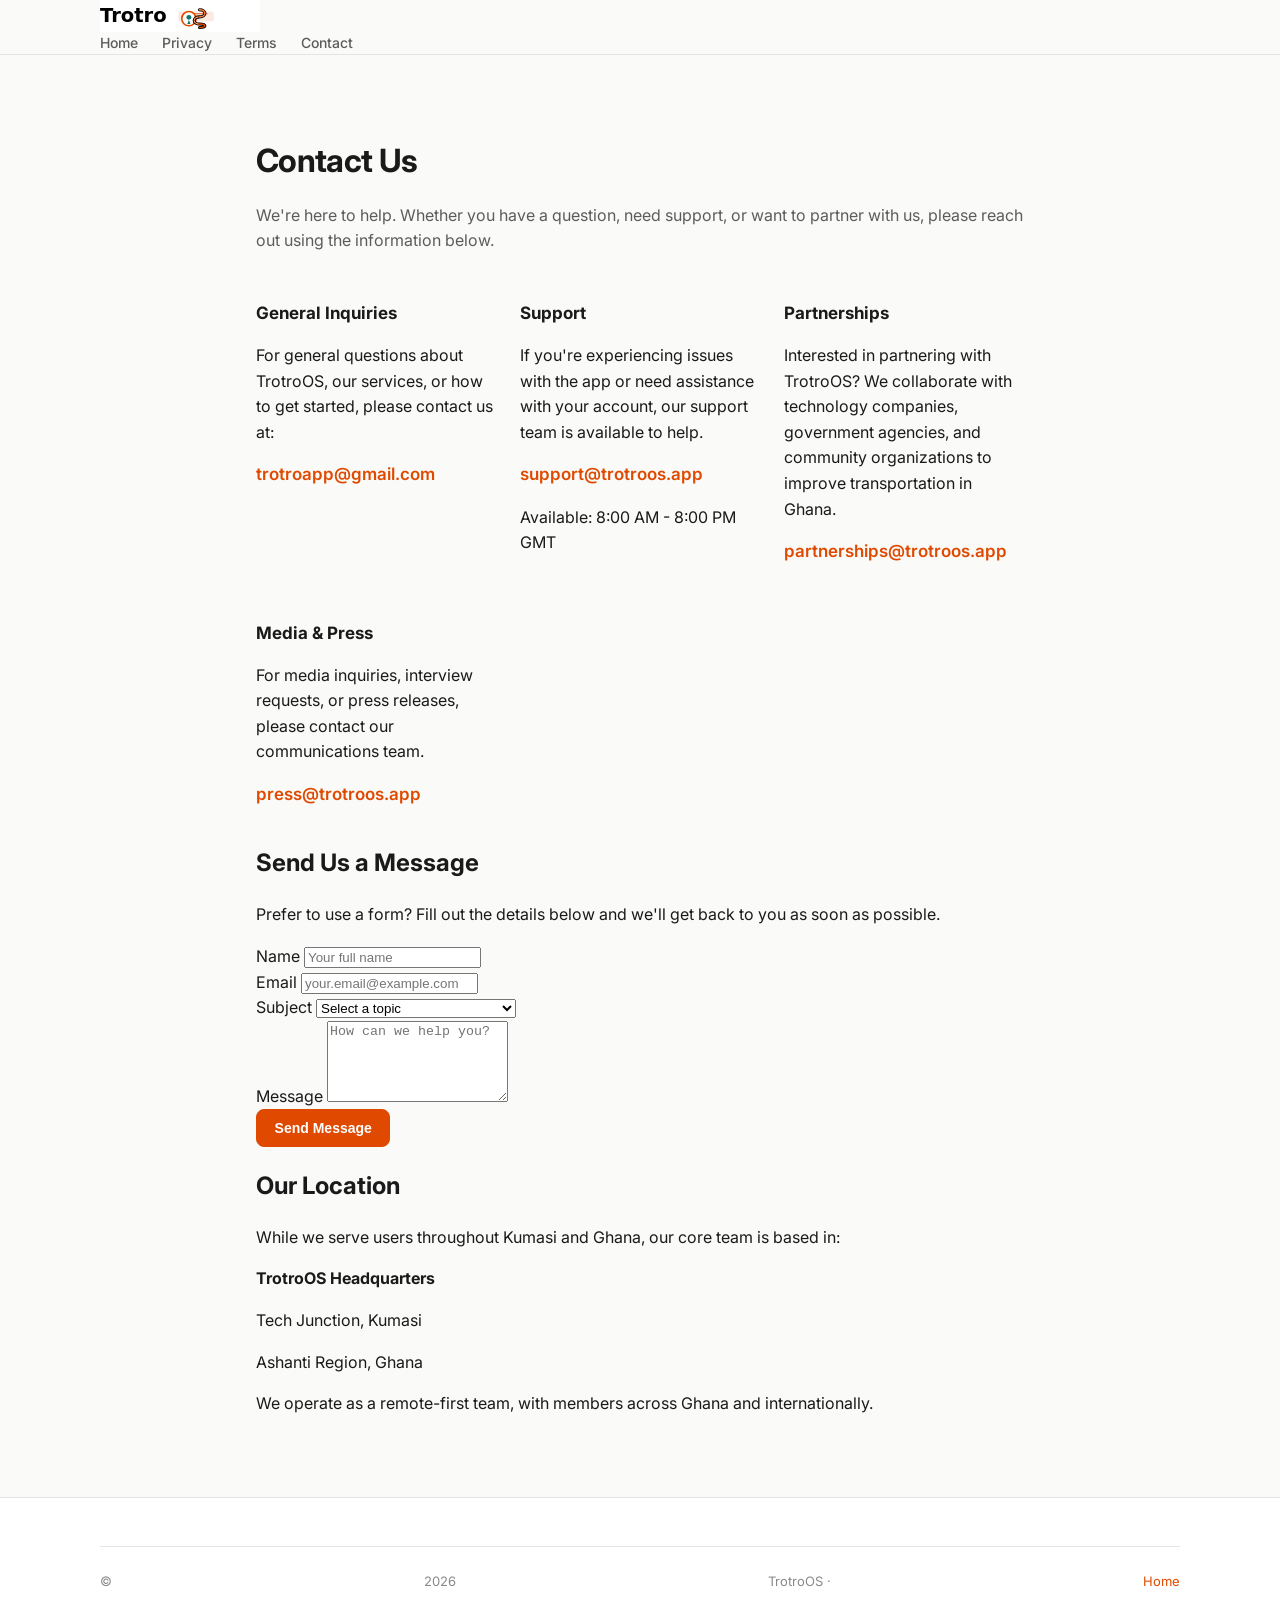
<file: contact.html>
<!doctype html>
<html lang="en-GH">
  <head>
    <meta charset="utf-8" />
    <meta name="viewport" content="width=device-width, initial-scale=1" />
    <title>Contact Us — TrotroOS</title>
    <meta
      name="description"
      content="Get in touch with the TrotroOS team for support, partnerships, media inquiries, or general questions."
    />
    <link rel="preconnect" href="https://fonts.googleapis.com" />
    <link rel="preconnect" href="https://fonts.gstatic.com" crossorigin />
    <link
      href="https://fonts.googleapis.com/css2?family=Inter:wght@400;500;600;700&display=swap"
      rel="stylesheet"
    />
    <link rel="stylesheet" href="/css/styles.css" />
  </head>
  <body>
    <header class="site-header">
      <div class="container">
        <a class="brand" href="/"
          ><img
            class="brand-wordmark"
            src="/brand/trotroos-wordmark.svg"
            width="148"
            height="30"
            alt="TrotroOS"
        /></a>
        <nav class="site-nav" data-site-nav>
          <a href="/">Home</a>
          <a href="/privacy.html">Privacy</a>
          <a href="/terms.html">Terms</a>
          <a href="mailto:trotroapp@gmail.com">Contact</a>
        </nav>
      </div>
    </header>

    <main class="legal-page">
      <div class="container" style="max-width: 48rem">
        <h1>Contact Us</h1>
        <p class="legal-meta">
          We're here to help. Whether you have a question, need support, or want to partner with us,
          please reach out using the information below.
        </p>

        <section class="contact-section">
          <div class="contact-grid">
            <div class="contact-info">
              <h2>General Inquiries</h2>
              <p>
                For general questions about TrotroOS, our services, or how to get started, please
                contact us at:
              </p>
              <p>
                <a href="mailto:trotroapp@gmail.com" class="email-link">trotroapp@gmail.com</a>
              </p>
            </div>

            <div class="contact-info">
              <h2>Support</h2>
              <p>
                If you're experiencing issues with the app or need assistance with your account, our
                support team is available to help.
              </p>
              <p>
                <a href="mailto:support@trotroos.app" class="email-link">support@trotroos.app</a>
              </p>
              <p>Available: 8:00 AM - 8:00 PM GMT</p>
            </div>

            <div class="contact-info">
              <h2>Partnerships</h2>
              <p>
                Interested in partnering with TrotroOS? We collaborate with technology companies,
                government agencies, and community organizations to improve transportation in Ghana.
              </p>
              <p>
                <a href="mailto:partnerships@trotroos.app" class="email-link"
                  >partnerships@trotroos.app</a
                >
              </p>
            </div>

            <div class="contact-info">
              <h2>Media & Press</h2>
              <p>
                For media inquiries, interview requests, or press releases, please contact our
                communications team.
              </p>
              <p>
                <a href="mailto:press@trotroos.app" class="email-link">press@trotroos.app</a>
              </p>
            </div>
          </div>

          <div class="contact-form-section">
            <h2>Send Us a Message</h2>
            <p>
              Prefer to use a form? Fill out the details below and we'll get back to you as soon as
              possible.
            </p>
            <form id="contact-form" class="contact-form">
              <div class="form-group">
                <label for="name">Name</label>
                <input type="text" id="name" name="name" required placeholder="Your full name" />
              </div>

              <div class="form-group">
                <label for="email">Email</label>
                <input
                  type="email"
                  id="email"
                  name="email"
                  required
                  placeholder="your.email@example.com"
                />
              </div>

              <div class="form-group">
                <label for="subject">Subject</label>
                <select id="subject" name="subject" required>
                  <option value="">Select a topic</option>
                  <option value="general">General Inquiry</option>
                  <option value="support">Support Request</option>
                  <option value="partnership">Partnership Opportunity</option>
                  <option value="press">Media/Press Inquiry</option>
                  <option value="feedback">Feature Request or Feedback</option>
                  <option value="other">Other</option>
                </select>
              </div>

              <div class="form-group">
                <label for="message">Message</label>
                <textarea
                  id="message"
                  name="message"
                  rows="5"
                  required
                  placeholder="How can we help you?"
                ></textarea>
              </div>

              <button type="submit" class="btn btn-primary">Send Message</button>
            </form>
          </div>
        </section>

        <section class="contact-location">
          <h2>Our Location</h2>
          <p>While we serve users throughout Kumasi and Ghana, our core team is based in:</p>
          <div class="location-info">
            <p><strong>TrotroOS Headquarters</strong></p>
            <p>Tech Junction, Kumasi</p>
            <p>Ashanti Region, Ghana</p>
          </div>
          <p>We operate as a remote-first team, with members across Ghana and internationally.</p>
        </section>
      </div>
    </main>

    <footer class="site-footer">
      <div class="container footer-bottom">
        © <span data-year></span> TrotroOS · <a href="/">Home</a>
      </div>
    </footer>
    <script src="/js/site.js" defer></script>
    <script>
      // Handle form submission (in a real app, this would send to a backend)
      document.getElementById('contact-form').addEventListener('submit', function (e) {
        e.preventDefault();

        // Get form data
        const formData = new FormData(this);
        const data = Object.fromEntries(formData);

        // In a real implementation, you would send this to your backend
        console.log('Form submitted:', data);

        // Show success message
        const form = e.target;
        form.innerHTML = `
          <div class="success-message">
            <h3>Thank you for your message!</h3>
            <p>We've received your inquiry and will get back to you soon.</p>
          </div>
        `;
      });
    </script>
  </body>
</html>
</file>
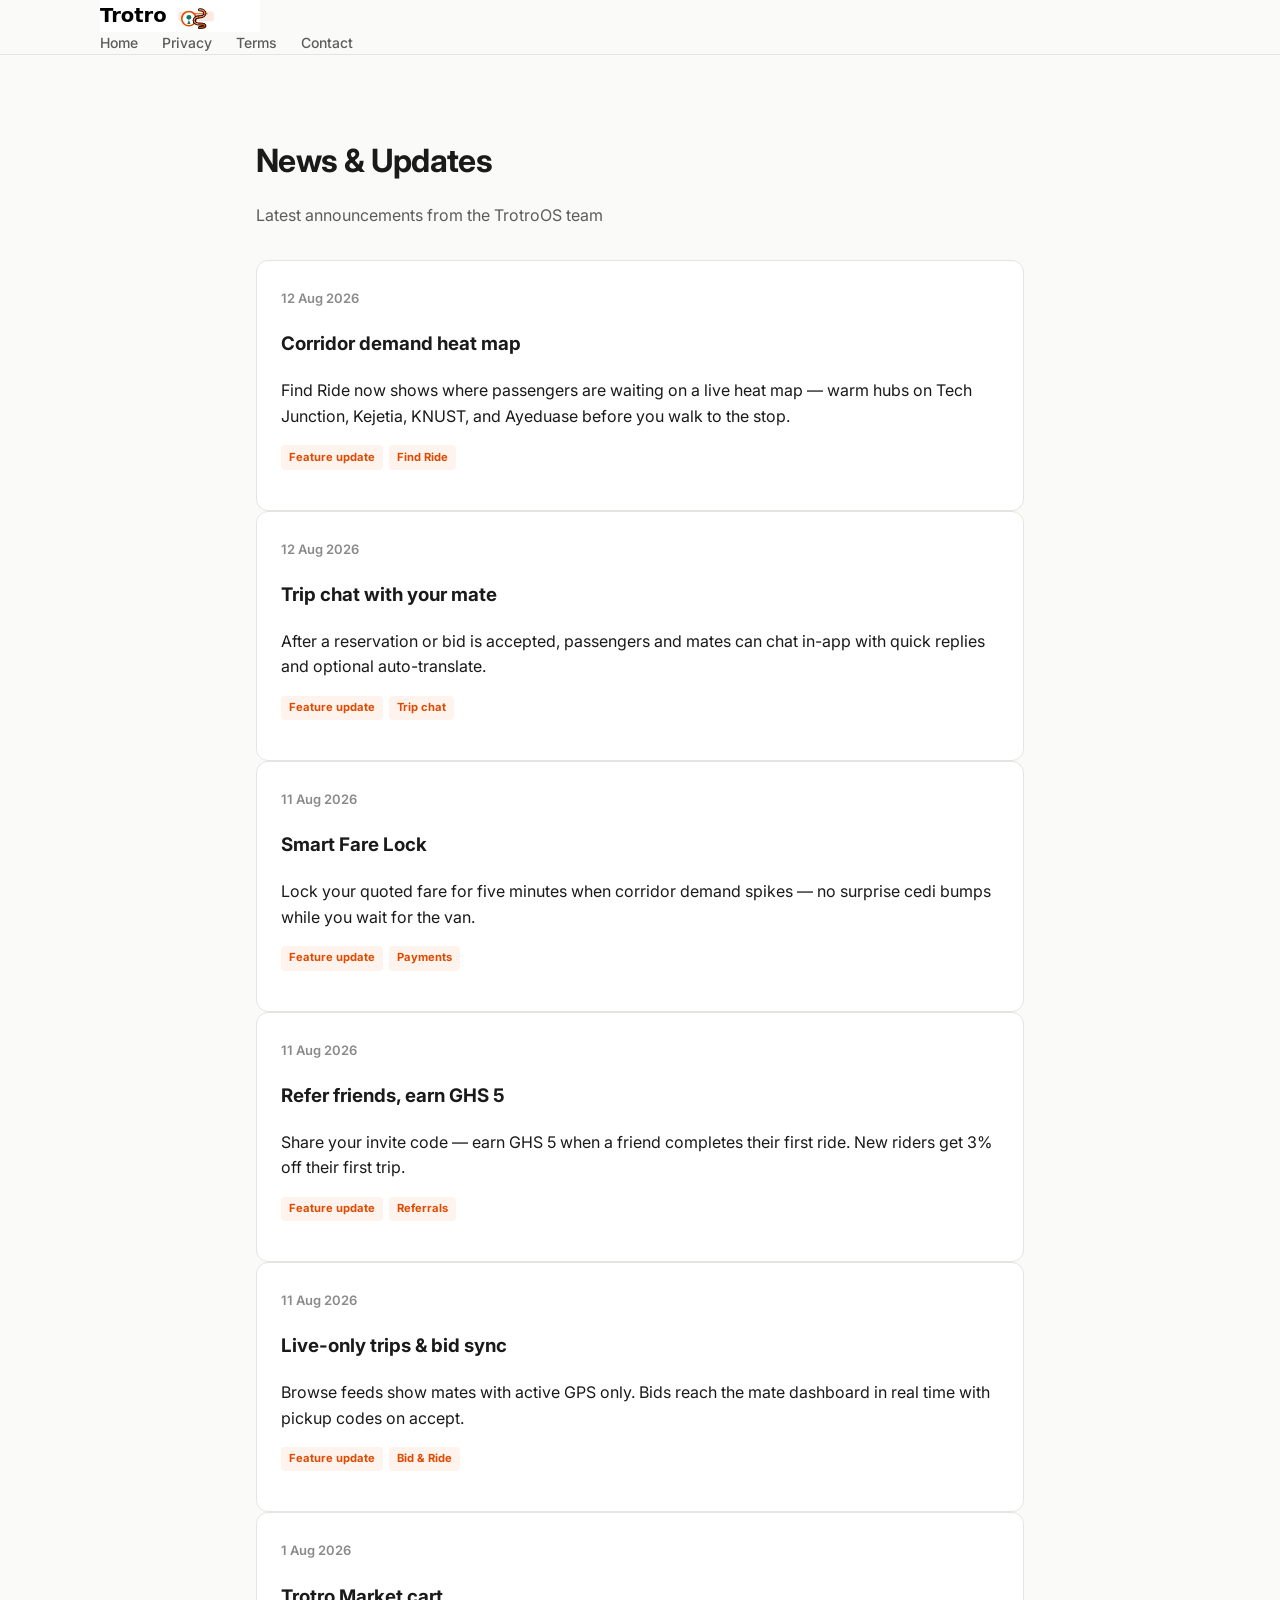
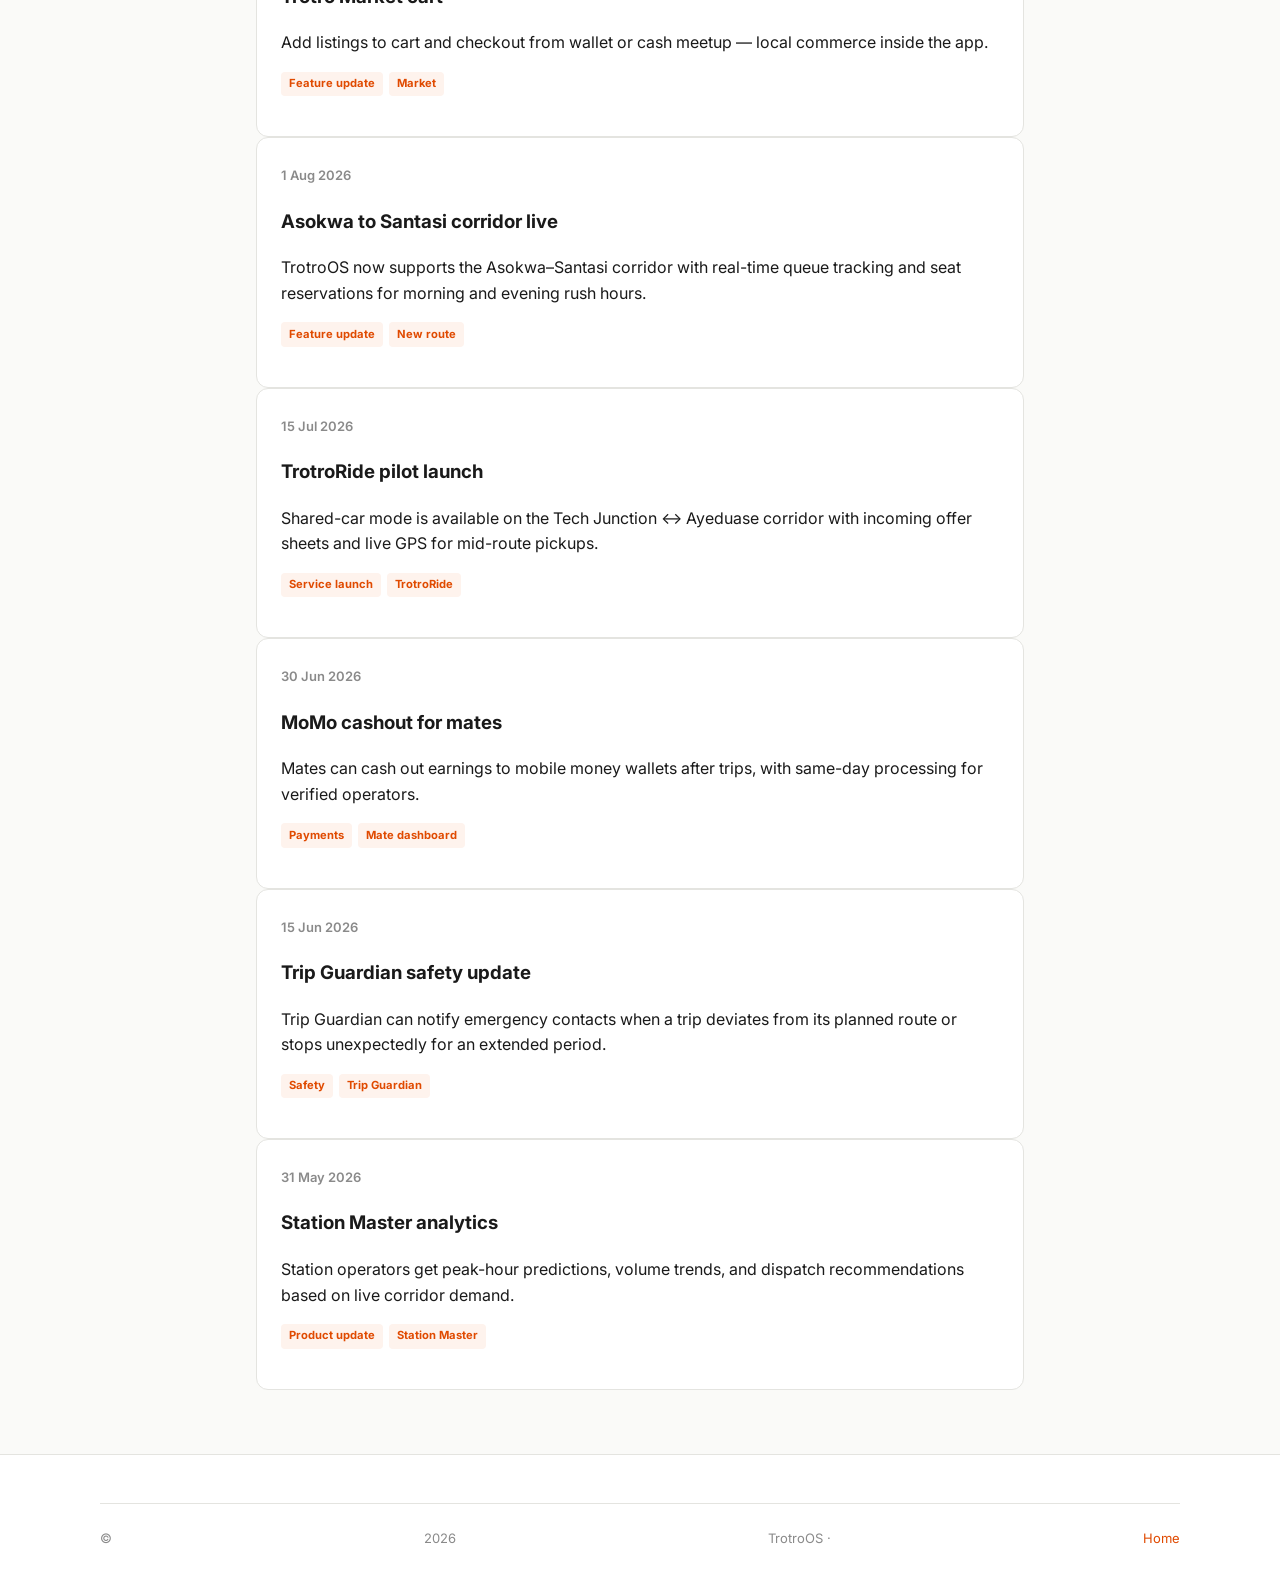
<file: news.html>
<!doctype html>
<html lang="en-GH">
  <head>
    <meta charset="utf-8" />
    <meta name="viewport" content="width=device-width, initial-scale=1" />
    <title>News & Updates — TrotroOS</title>
    <meta
      name="description"
      content="Stay updated with the latest news, feature releases, and announcements from TrotroOS."
    />
    <link rel="preconnect" href="https://fonts.googleapis.com" />
    <link rel="preconnect" href="https://fonts.gstatic.com" crossorigin />
    <link
      href="https://fonts.googleapis.com/css2?family=Inter:wght@400;500;600;700&display=swap"
      rel="stylesheet"
    />
    <link rel="stylesheet" href="/css/styles.css" />
  </head>
  <body>
    <header class="site-header">
      <div class="container">
        <a class="brand" href="/"
          ><img
            class="brand-wordmark"
            src="/brand/trotroos-wordmark.svg"
            width="148"
            height="30"
            alt="TrotroOS"
        /></a>
        <nav class="site-nav" data-site-nav>
          <a href="/">Home</a>
          <a href="/privacy.html">Privacy</a>
          <a href="/terms.html">Terms</a>
          <a href="mailto:trotroapp@gmail.com">Contact</a>
        </nav>
      </div>
    </header>

    <main class="legal-page">
      <div class="container" style="max-width: 48rem">
        <h1>News & Updates</h1>
        <p class="legal-meta">Latest announcements from the TrotroOS team</p>

        <section class="news-section">
          <div class="news-grid" data-news-feed data-news-layout="full"></div>
        </section>
      </div>
    </main>

    <footer class="site-footer">
      <div class="container footer-bottom">
        © <span data-year></span> TrotroOS · <a href="/">Home</a>
      </div>
    </footer>
    <script src="/js/public-config.js" defer></script>
    <script src="/js/news.js" defer></script>
    <script src="/js/site.js" defer></script>
  </body>
</html>
</file>
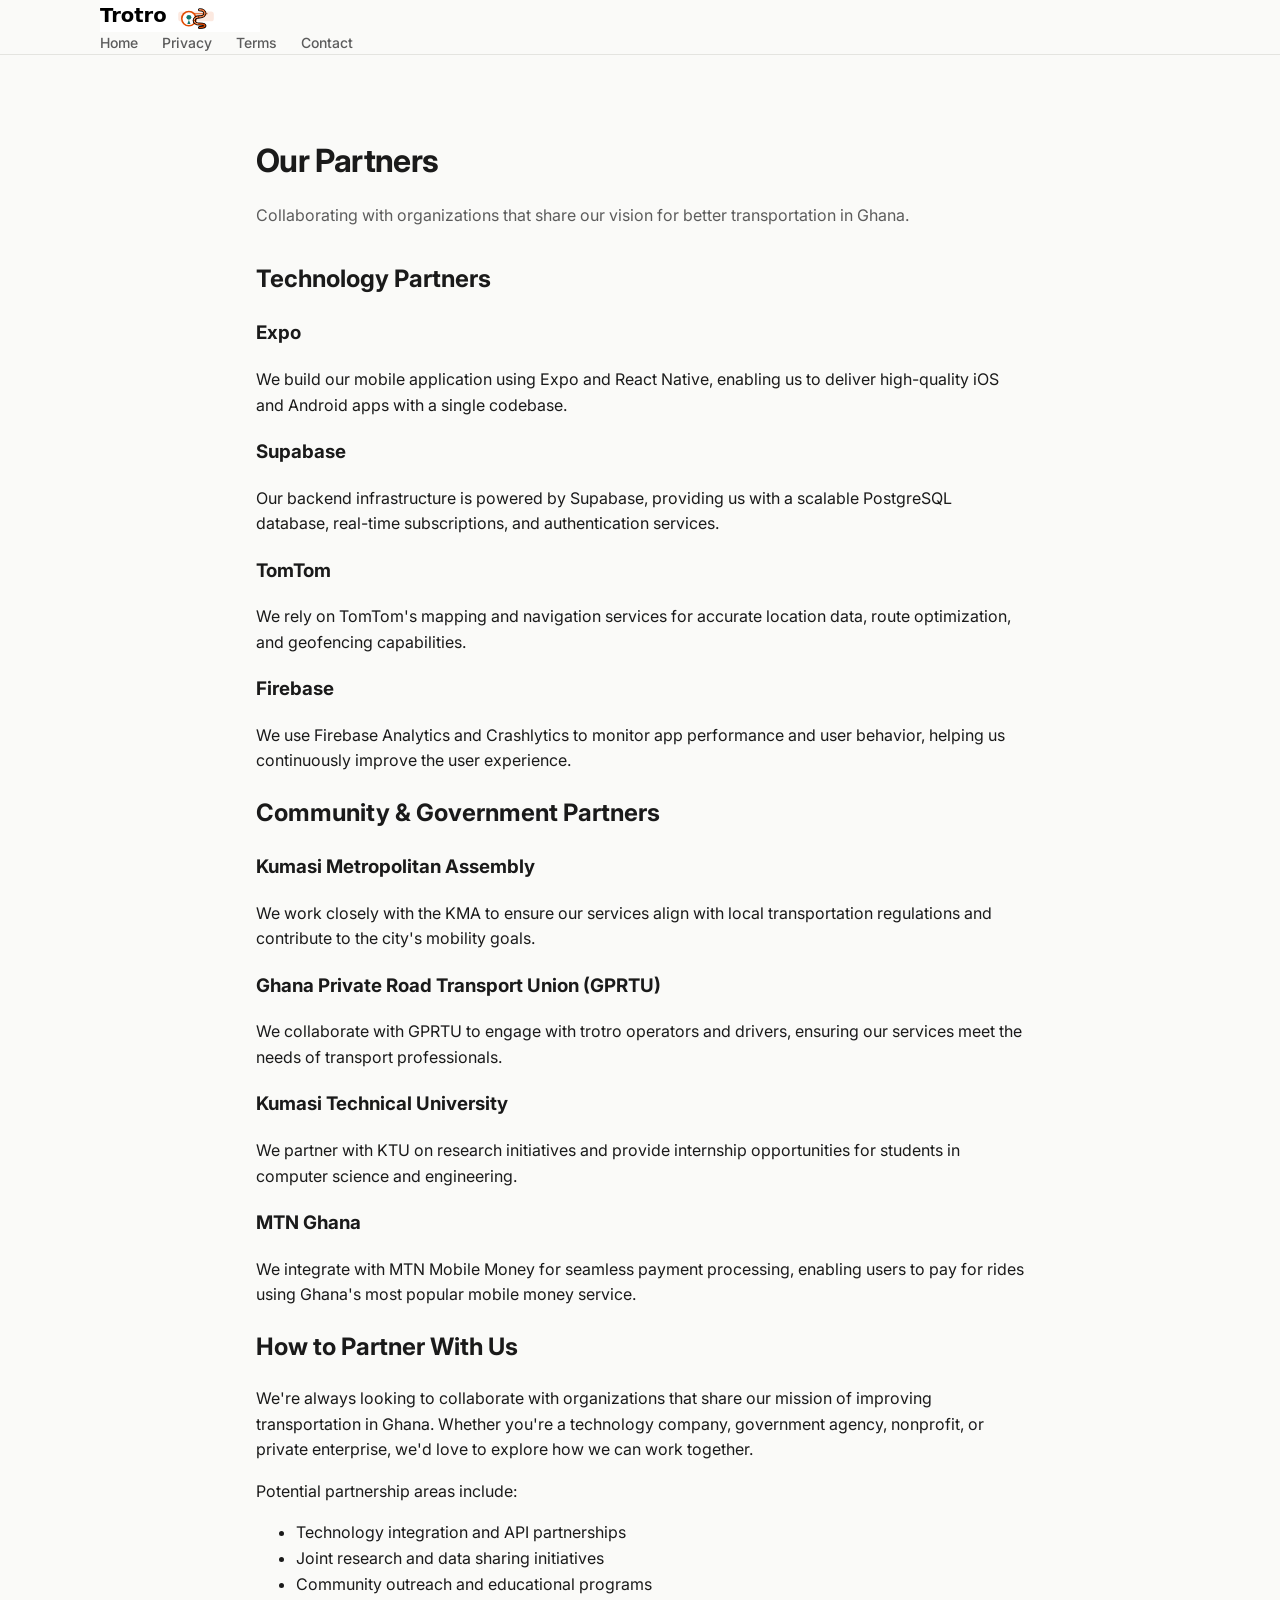
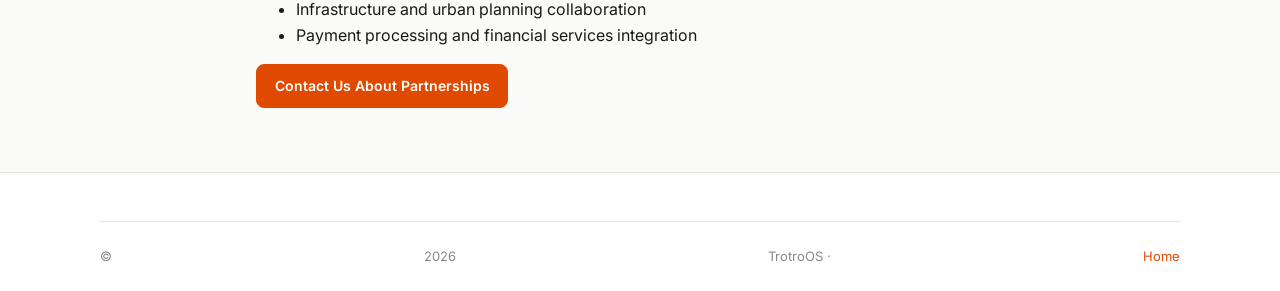
<file: partners.html>
<!doctype html>
<html lang="en-GH">
  <head>
    <meta charset="utf-8" />
    <meta name="viewport" content="width=device-width, initial-scale=1" />
    <title>Partners — TrotroOS</title>
    <meta
      name="description"
      content="Our partners who help us build a better transportation ecosystem in Kumasi and Ghana."
    />
    <link rel="preconnect" href="https://fonts.googleapis.com" />
    <link rel="preconnect" href="https://fonts.gstatic.com" crossorigin />
    <link
      href="https://fonts.googleapis.com/css2?family=Inter:wght@400;500;600;700&display=swap"
      rel="stylesheet"
    />
    <link rel="stylesheet" href="/css/styles.css" />
  </head>
  <body>
    <header class="site-header">
      <div class="container">
        <a class="brand" href="/"
          ><img
            class="brand-wordmark"
            src="/brand/trotroos-wordmark.svg"
            width="148"
            height="30"
            alt="TrotroOS"
        /></a>
        <nav class="site-nav" data-site-nav>
          <a href="/">Home</a>
          <a href="/privacy.html">Privacy</a>
          <a href="/terms.html">Terms</a>
          <a href="mailto:trotroapp@gmail.com">Contact</a>
        </nav>
      </div>
    </header>

    <main class="legal-page">
      <div class="container" style="max-width: 48rem">
        <h1>Our Partners</h1>
        <p class="legal-meta">
          Collaborating with organizations that share our vision for better transportation in Ghana.
        </p>

        <section class="partners-section">
          <h2>Technology Partners</h2>
          <div class="partners-grid">
            <div class="partner-card">
              <h3>Expo</h3>
              <p>
                We build our mobile application using Expo and React Native, enabling us to deliver
                high-quality iOS and Android apps with a single codebase.
              </p>
            </div>

            <div class="partner-card">
              <h3>Supabase</h3>
              <p>
                Our backend infrastructure is powered by Supabase, providing us with a scalable
                PostgreSQL database, real-time subscriptions, and authentication services.
              </p>
            </div>

            <div class="partner-card">
              <h3>TomTom</h3>
              <p>
                We rely on TomTom's mapping and navigation services for accurate location data,
                route optimization, and geofencing capabilities.
              </p>
            </div>

            <div class="partner-card">
              <h3>Firebase</h3>
              <p>
                We use Firebase Analytics and Crashlytics to monitor app performance and user
                behavior, helping us continuously improve the user experience.
              </p>
            </div>
          </div>

          <h2>Community & Government Partners</h2>
          <div class="partners-grid">
            <div class="partner-card">
              <h3>Kumasi Metropolitan Assembly</h3>
              <p>
                We work closely with the KMA to ensure our services align with local transportation
                regulations and contribute to the city's mobility goals.
              </p>
            </div>

            <div class="partner-card">
              <h3>Ghana Private Road Transport Union (GPRTU)</h3>
              <p>
                We collaborate with GPRTU to engage with trotro operators and drivers, ensuring our
                services meet the needs of transport professionals.
              </p>
            </div>

            <div class="partner-card">
              <h3>Kumasi Technical University</h3>
              <p>
                We partner with KTU on research initiatives and provide internship opportunities for
                students in computer science and engineering.
              </p>
            </div>

            <div class="partner-card">
              <h3>MTN Ghana</h3>
              <p>
                We integrate with MTN Mobile Money for seamless payment processing, enabling users
                to pay for rides using Ghana's most popular mobile money service.
              </p>
            </div>
          </div>

          <h2>How to Partner With Us</h2>
          <p>
            We're always looking to collaborate with organizations that share our mission of
            improving transportation in Ghana. Whether you're a technology company, government
            agency, nonprofit, or private enterprise, we'd love to explore how we can work together.
          </p>
          <p>Potential partnership areas include:</p>
          <ul>
            <li>Technology integration and API partnerships</li>
            <li>Joint research and data sharing initiatives</li>
            <li>Community outreach and educational programs</li>
            <li>Infrastructure and urban planning collaboration</li>
            <li>Payment processing and financial services integration</li>
          </ul>
          <a href="mailto:trotroapp@gmail.com?subject=Partnership%20Inquiry" class="btn btn-primary"
            >Contact Us About Partnerships</a
          >
        </section>
      </div>
    </main>

    <footer class="site-footer">
      <div class="container footer-bottom">
        © <span data-year></span> TrotroOS · <a href="/">Home</a>
      </div>
    </footer>
    <script src="/js/site.js" defer></script>
  </body>
</html>
</file>
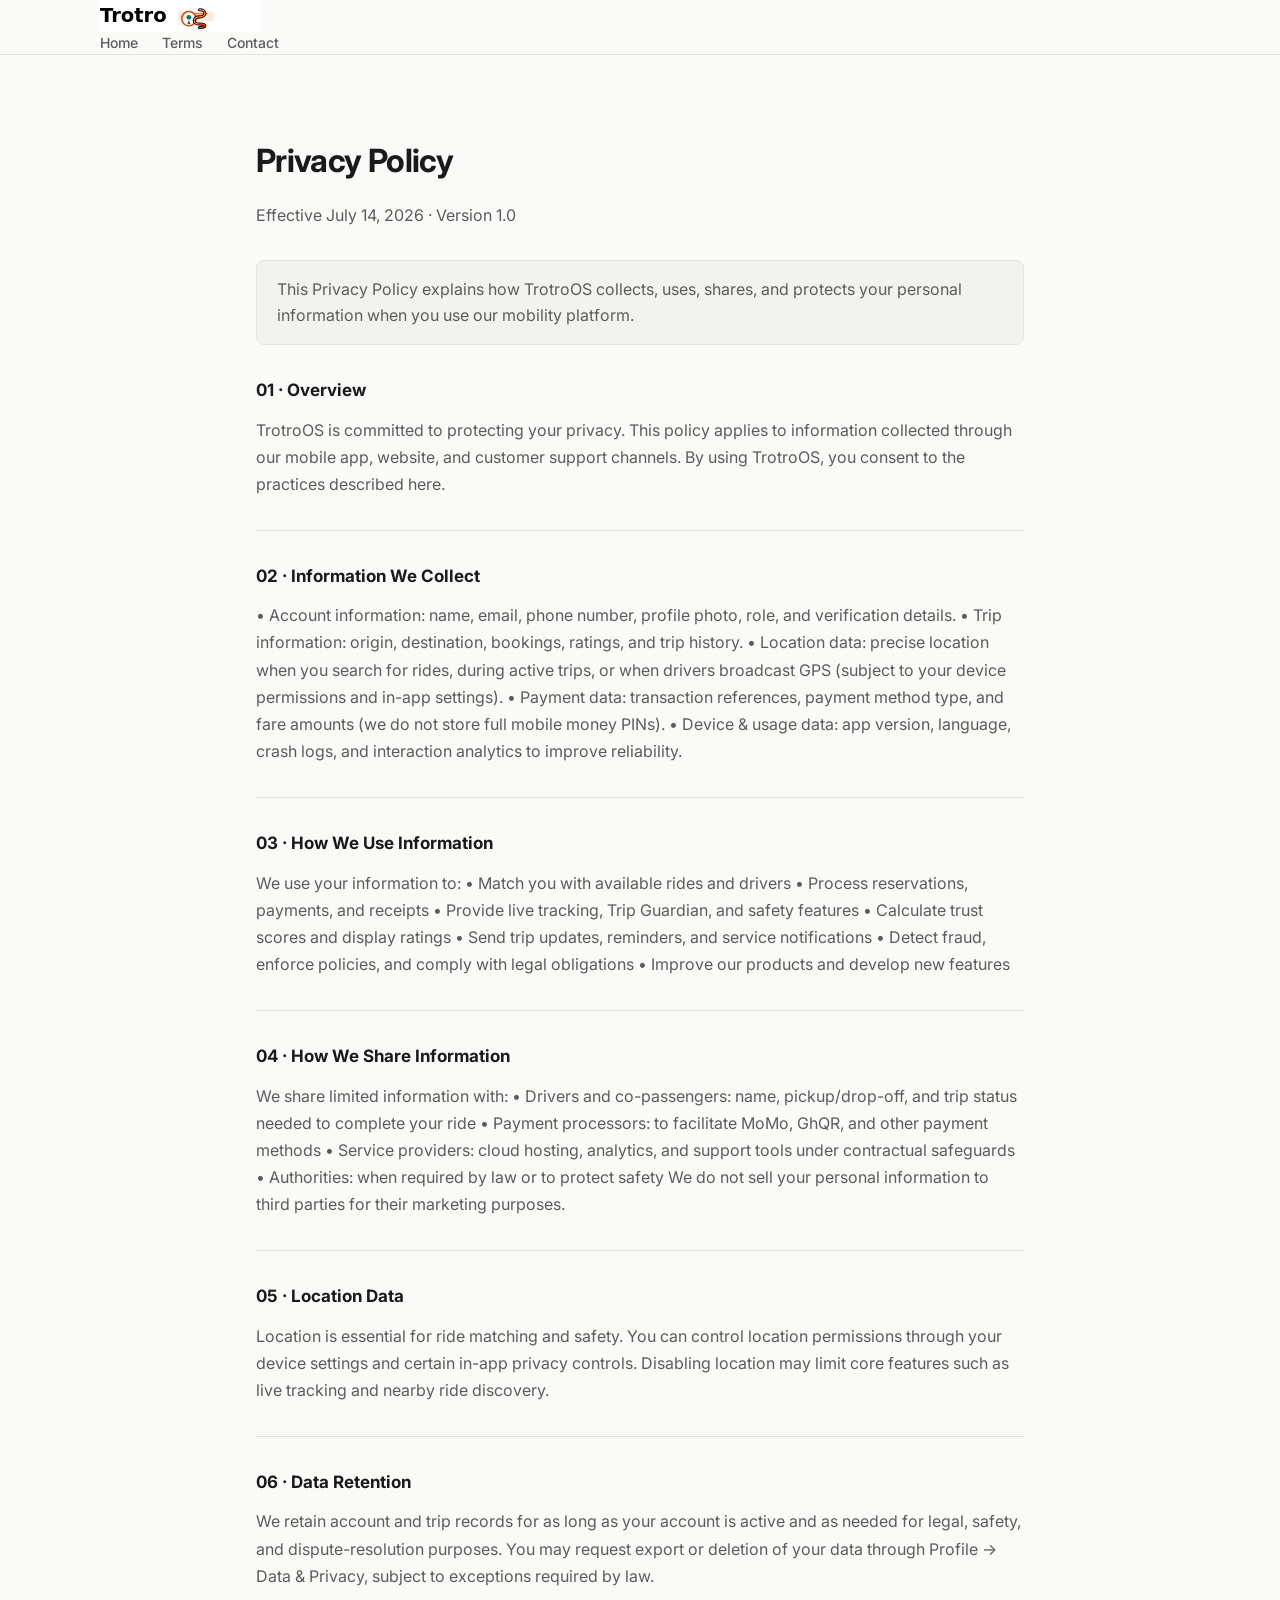
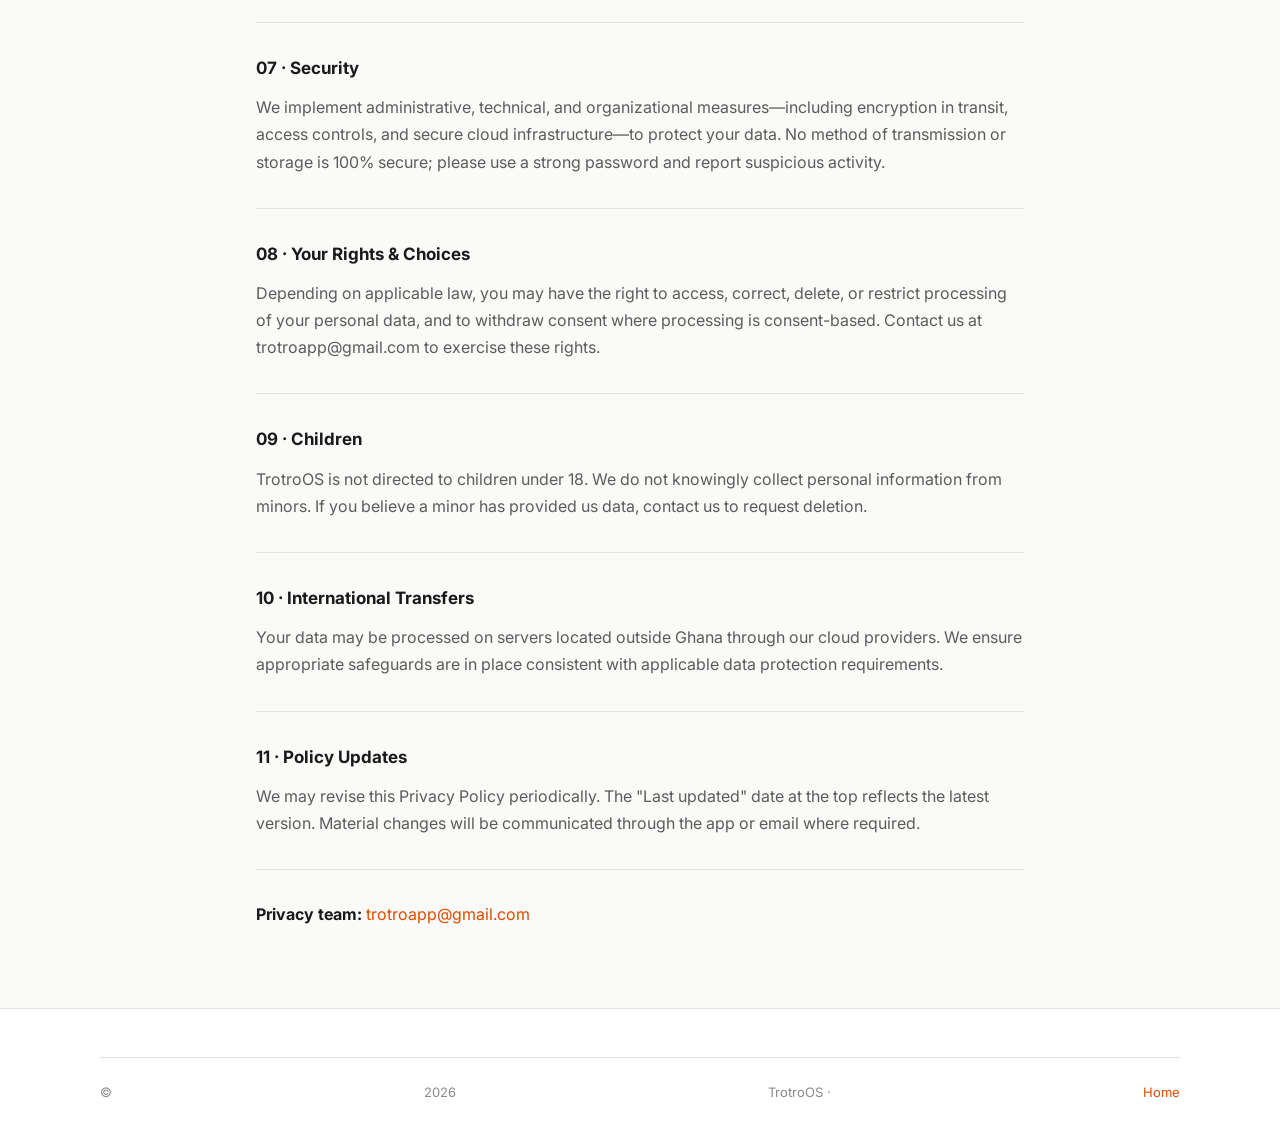
<file: privacy.html>
<!doctype html>
<html lang="en-GH">
  <head>
    <meta charset="utf-8" />
    <meta name="viewport" content="width=device-width, initial-scale=1" />
    <title>Privacy Policy — TrotroOS</title>
    <meta
      name="description"
      content="TrotroOS privacy policy — how we collect, use, and protect your data."
    />
    <link rel="preconnect" href="https://fonts.googleapis.com" />
    <link rel="preconnect" href="https://fonts.gstatic.com" crossorigin />
    <link
      href="https://fonts.googleapis.com/css2?family=Inter:wght@400;500;600;700&display=swap"
      rel="stylesheet"
    />
    <link rel="stylesheet" href="/css/styles.css" />
  </head>
  <body>
    <header class="site-header">
      <div class="container">
        <a class="brand" href="/"
          ><img
            class="brand-wordmark"
            src="/brand/trotroos-wordmark.svg"
            width="148"
            height="30"
            alt="TrotroOS"
        /></a>
        <nav class="site-nav" data-site-nav>
          <a href="/">Home</a>
          <a href="/terms.html">Terms</a>
          <a href="mailto:trotroapp@gmail.com">Contact</a>
        </nav>
      </div>
    </header>

    <main class="legal-page">
      <div class="container" style="max-width: 48rem">
        <h1>Privacy Policy</h1>
        <p class="legal-meta">Effective July 14, 2026 · Version 1.0</p>
        <p class="legal-summary">
          This Privacy Policy explains how TrotroOS collects, uses, shares, and protects your
          personal information when you use our mobility platform.
        </p>

        <section class="legal-section">
          <h2>01 · Overview</h2>
          <p>
            TrotroOS is committed to protecting your privacy. This policy applies to information
            collected through our mobile app, website, and customer support channels. By using
            TrotroOS, you consent to the practices described here.
          </p>
        </section>

        <section class="legal-section">
          <h2>02 · Information We Collect</h2>
          <p>
            • Account information: name, email, phone number, profile photo, role, and verification
            details. • Trip information: origin, destination, bookings, ratings, and trip history. •
            Location data: precise location when you search for rides, during active trips, or when
            drivers broadcast GPS (subject to your device permissions and in-app settings). •
            Payment data: transaction references, payment method type, and fare amounts (we do not
            store full mobile money PINs). • Device &amp; usage data: app version, language, crash
            logs, and interaction analytics to improve reliability.
          </p>
        </section>

        <section class="legal-section">
          <h2>03 · How We Use Information</h2>
          <p>
            We use your information to: • Match you with available rides and drivers • Process
            reservations, payments, and receipts • Provide live tracking, Trip Guardian, and safety
            features • Calculate trust scores and display ratings • Send trip updates, reminders,
            and service notifications • Detect fraud, enforce policies, and comply with legal
            obligations • Improve our products and develop new features
          </p>
        </section>

        <section class="legal-section">
          <h2>04 · How We Share Information</h2>
          <p>
            We share limited information with: • Drivers and co-passengers: name, pickup/drop-off,
            and trip status needed to complete your ride • Payment processors: to facilitate MoMo,
            GhQR, and other payment methods • Service providers: cloud hosting, analytics, and
            support tools under contractual safeguards • Authorities: when required by law or to
            protect safety We do not sell your personal information to third parties for their
            marketing purposes.
          </p>
        </section>

        <section class="legal-section">
          <h2>05 · Location Data</h2>
          <p>
            Location is essential for ride matching and safety. You can control location permissions
            through your device settings and certain in-app privacy controls. Disabling location may
            limit core features such as live tracking and nearby ride discovery.
          </p>
        </section>

        <section class="legal-section">
          <h2>06 · Data Retention</h2>
          <p>
            We retain account and trip records for as long as your account is active and as needed
            for legal, safety, and dispute-resolution purposes. You may request export or deletion
            of your data through Profile → Data &amp; Privacy, subject to exceptions required by
            law.
          </p>
        </section>

        <section class="legal-section">
          <h2>07 · Security</h2>
          <p>
            We implement administrative, technical, and organizational measures—including encryption
            in transit, access controls, and secure cloud infrastructure—to protect your data. No
            method of transmission or storage is 100% secure; please use a strong password and
            report suspicious activity.
          </p>
        </section>

        <section class="legal-section">
          <h2>08 · Your Rights &amp; Choices</h2>
          <p>
            Depending on applicable law, you may have the right to access, correct, delete, or
            restrict processing of your personal data, and to withdraw consent where processing is
            consent-based. Contact us at trotroapp@gmail.com to exercise these rights.
          </p>
        </section>

        <section class="legal-section">
          <h2>09 · Children</h2>
          <p>
            TrotroOS is not directed to children under 18. We do not knowingly collect personal
            information from minors. If you believe a minor has provided us data, contact us to
            request deletion.
          </p>
        </section>

        <section class="legal-section">
          <h2>10 · International Transfers</h2>
          <p>
            Your data may be processed on servers located outside Ghana through our cloud providers.
            We ensure appropriate safeguards are in place consistent with applicable data protection
            requirements.
          </p>
        </section>

        <section class="legal-section">
          <h2>11 · Policy Updates</h2>
          <p>
            We may revise this Privacy Policy periodically. The "Last updated" date at the top
            reflects the latest version. Material changes will be communicated through the app or
            email where required.
          </p>
        </section>

        <p>
          <strong>Privacy team:</strong>
          <a href="mailto:trotroapp@gmail.com">trotroapp@gmail.com</a>
        </p>
      </div>
    </main>

    <footer class="site-footer">
      <div class="container footer-bottom">
        © <span data-year></span> TrotroOS · <a href="/">Home</a>
      </div>
    </footer>
    <script src="/js/site.js" defer></script>
  </body>
</html>
</file>
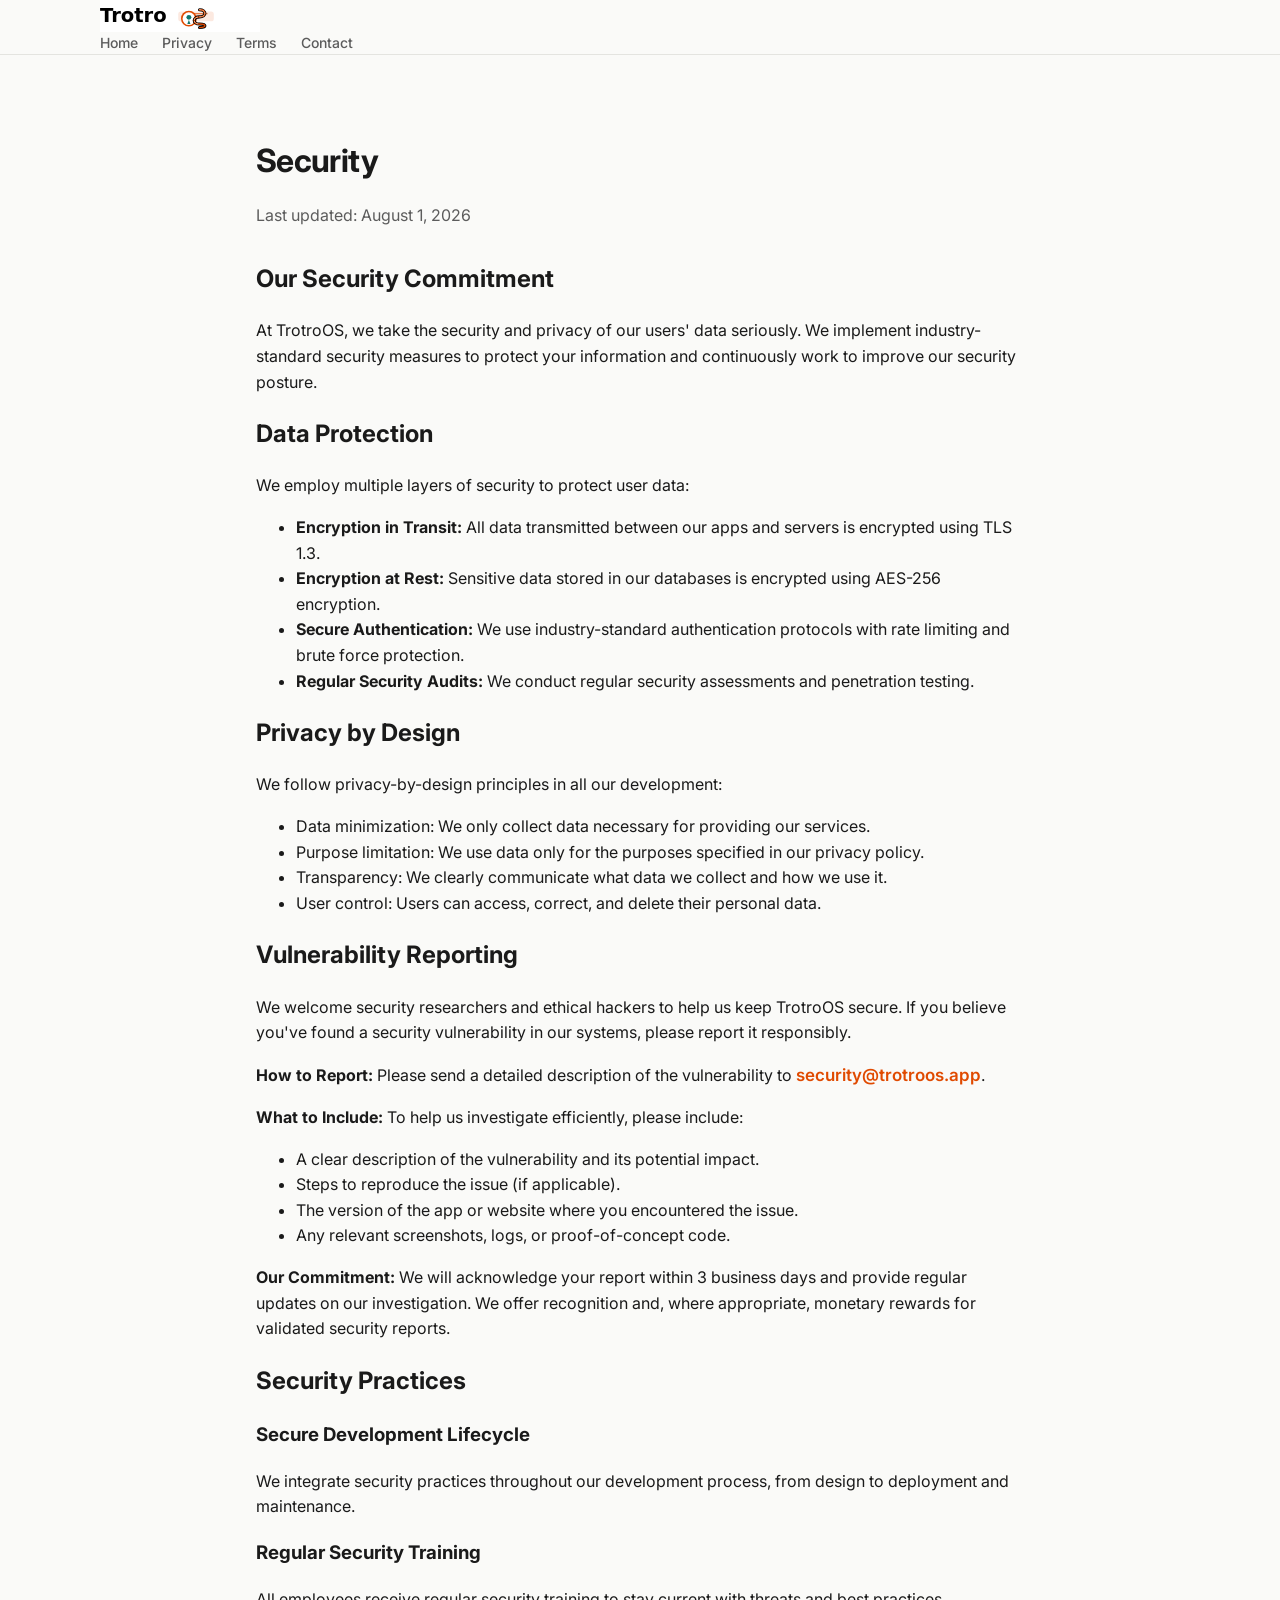
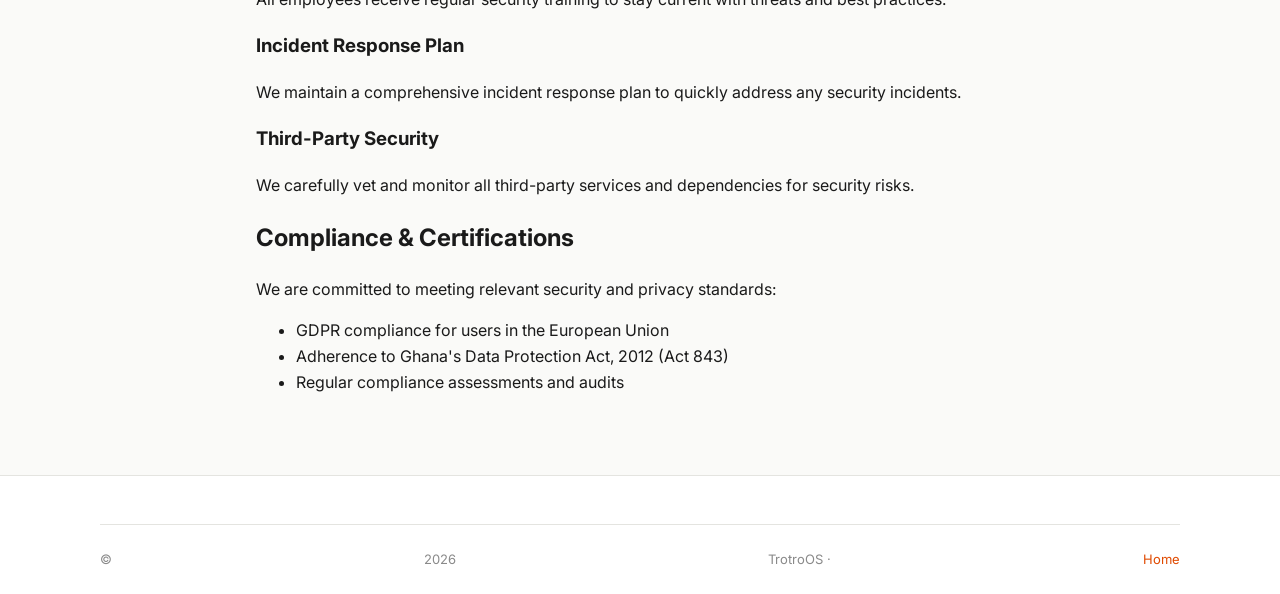
<file: security.html>
<!doctype html>
<html lang="en-GH">
  <head>
    <meta charset="utf-8" />
    <meta name="viewport" content="width=device-width, initial-scale=1" />
    <title>Security — TrotroOS</title>
    <meta
      name="description"
      content="Information about our security practices, vulnerability reporting, and commitment to protecting user data."
    />
    <link rel="preconnect" href="https://fonts.googleapis.com" />
    <link rel="preconnect" href="https://fonts.gstatic.com" crossorigin />
    <link
      href="https://fonts.googleapis.com/css2?family=Inter:wght@400;500;600;700&display=swap"
      rel="stylesheet"
    />
    <link rel="stylesheet" href="/css/styles.css" />
  </head>
  <body>
    <header class="site-header">
      <div class="container">
        <a class="brand" href="/"
          ><img
            class="brand-wordmark"
            src="/brand/trotroos-wordmark.svg"
            width="148"
            height="30"
            alt="TrotroOS"
        /></a>
        <nav class="site-nav" data-site-nav>
          <a href="/">Home</a>
          <a href="/privacy.html">Privacy</a>
          <a href="/terms.html">Terms</a>
          <a href="mailto:trotroapp@gmail.com">Contact</a>
        </nav>
      </div>
    </header>

    <main class="legal-page">
      <div class="container" style="max-width: 48rem">
        <h1>Security</h1>
        <p class="legal-meta">Last updated: August 1, 2026</p>

        <section class="security-section">
          <h2>Our Security Commitment</h2>
          <p>
            At TrotroOS, we take the security and privacy of our users' data seriously. We implement
            industry-standard security measures to protect your information and continuously work to
            improve our security posture.
          </p>
        </section>

        <section class="security-section">
          <h2>Data Protection</h2>
          <p>We employ multiple layers of security to protect user data:</p>
          <ul>
            <li>
              <strong>Encryption in Transit:</strong> All data transmitted between our apps and
              servers is encrypted using TLS 1.3.
            </li>
            <li>
              <strong>Encryption at Rest:</strong> Sensitive data stored in our databases is
              encrypted using AES-256 encryption.
            </li>
            <li>
              <strong>Secure Authentication:</strong> We use industry-standard authentication
              protocols with rate limiting and brute force protection.
            </li>
            <li>
              <strong>Regular Security Audits:</strong> We conduct regular security assessments and
              penetration testing.
            </li>
          </ul>
        </section>

        <section class="security-section">
          <h2>Privacy by Design</h2>
          <p>We follow privacy-by-design principles in all our development:</p>
          <ul>
            <li>Data minimization: We only collect data necessary for providing our services.</li>
            <li>
              Purpose limitation: We use data only for the purposes specified in our privacy policy.
            </li>
            <li>Transparency: We clearly communicate what data we collect and how we use it.</li>
            <li>User control: Users can access, correct, and delete their personal data.</li>
          </ul>
        </section>

        <section class="security-section">
          <h2>Vulnerability Reporting</h2>
          <p>
            We welcome security researchers and ethical hackers to help us keep TrotroOS secure. If
            you believe you've found a security vulnerability in our systems, please report it
            responsibly.
          </p>
          <div class="vulnerability-reporting">
            <p>
              <strong>How to Report:</strong> Please send a detailed description of the
              vulnerability to
              <a href="mailto:security@trotroos.app" class="email-link">security@trotroos.app</a>.
            </p>
            <p>
              <strong>What to Include:</strong> To help us investigate efficiently, please include:
            </p>
            <ul>
              <li>A clear description of the vulnerability and its potential impact.</li>
              <li>Steps to reproduce the issue (if applicable).</li>
              <li>The version of the app or website where you encountered the issue.</li>
              <li>Any relevant screenshots, logs, or proof-of-concept code.</li>
            </ul>
            <p>
              <strong>Our Commitment:</strong> We will acknowledge your report within 3 business
              days and provide regular updates on our investigation. We offer recognition and, where
              appropriate, monetary rewards for validated security reports.
            </p>
          </div>
        </section>

        <section class="security-section">
          <h2>Security Practices</h2>
          <div class="security-grid">
            <div class="security-card">
              <h3>Secure Development Lifecycle</h3>
              <p>
                We integrate security practices throughout our development process, from design to
                deployment and maintenance.
              </p>
            </div>
            <div class="security-card">
              <h3>Regular Security Training</h3>
              <p>
                All employees receive regular security training to stay current with threats and
                best practices.
              </p>
            </div>
            <div class="security-card">
              <h3>Incident Response Plan</h3>
              <p>
                We maintain a comprehensive incident response plan to quickly address any security
                incidents.
              </p>
            </div>
            <div class="security-card">
              <h3>Third-Party Security</h3>
              <p>
                We carefully vet and monitor all third-party services and dependencies for security
                risks.
              </p>
            </div>
          </div>
        </section>

        <section class="security-section">
          <h2>Compliance & Certifications</h2>
          <p>We are committed to meeting relevant security and privacy standards:</p>
          <ul>
            <li>GDPR compliance for users in the European Union</li>
            <li>Adherence to Ghana's Data Protection Act, 2012 (Act 843)</li>
            <li>Regular compliance assessments and audits</li>
          </ul>
        </section>
      </div>
    </main>

    <footer class="site-footer">
      <div class="container footer-bottom">
        © <span data-year></span> TrotroOS · <a href="/">Home</a>
      </div>
    </footer>
    <script src="/js/site.js" defer></script>
  </body>
</html>
</file>
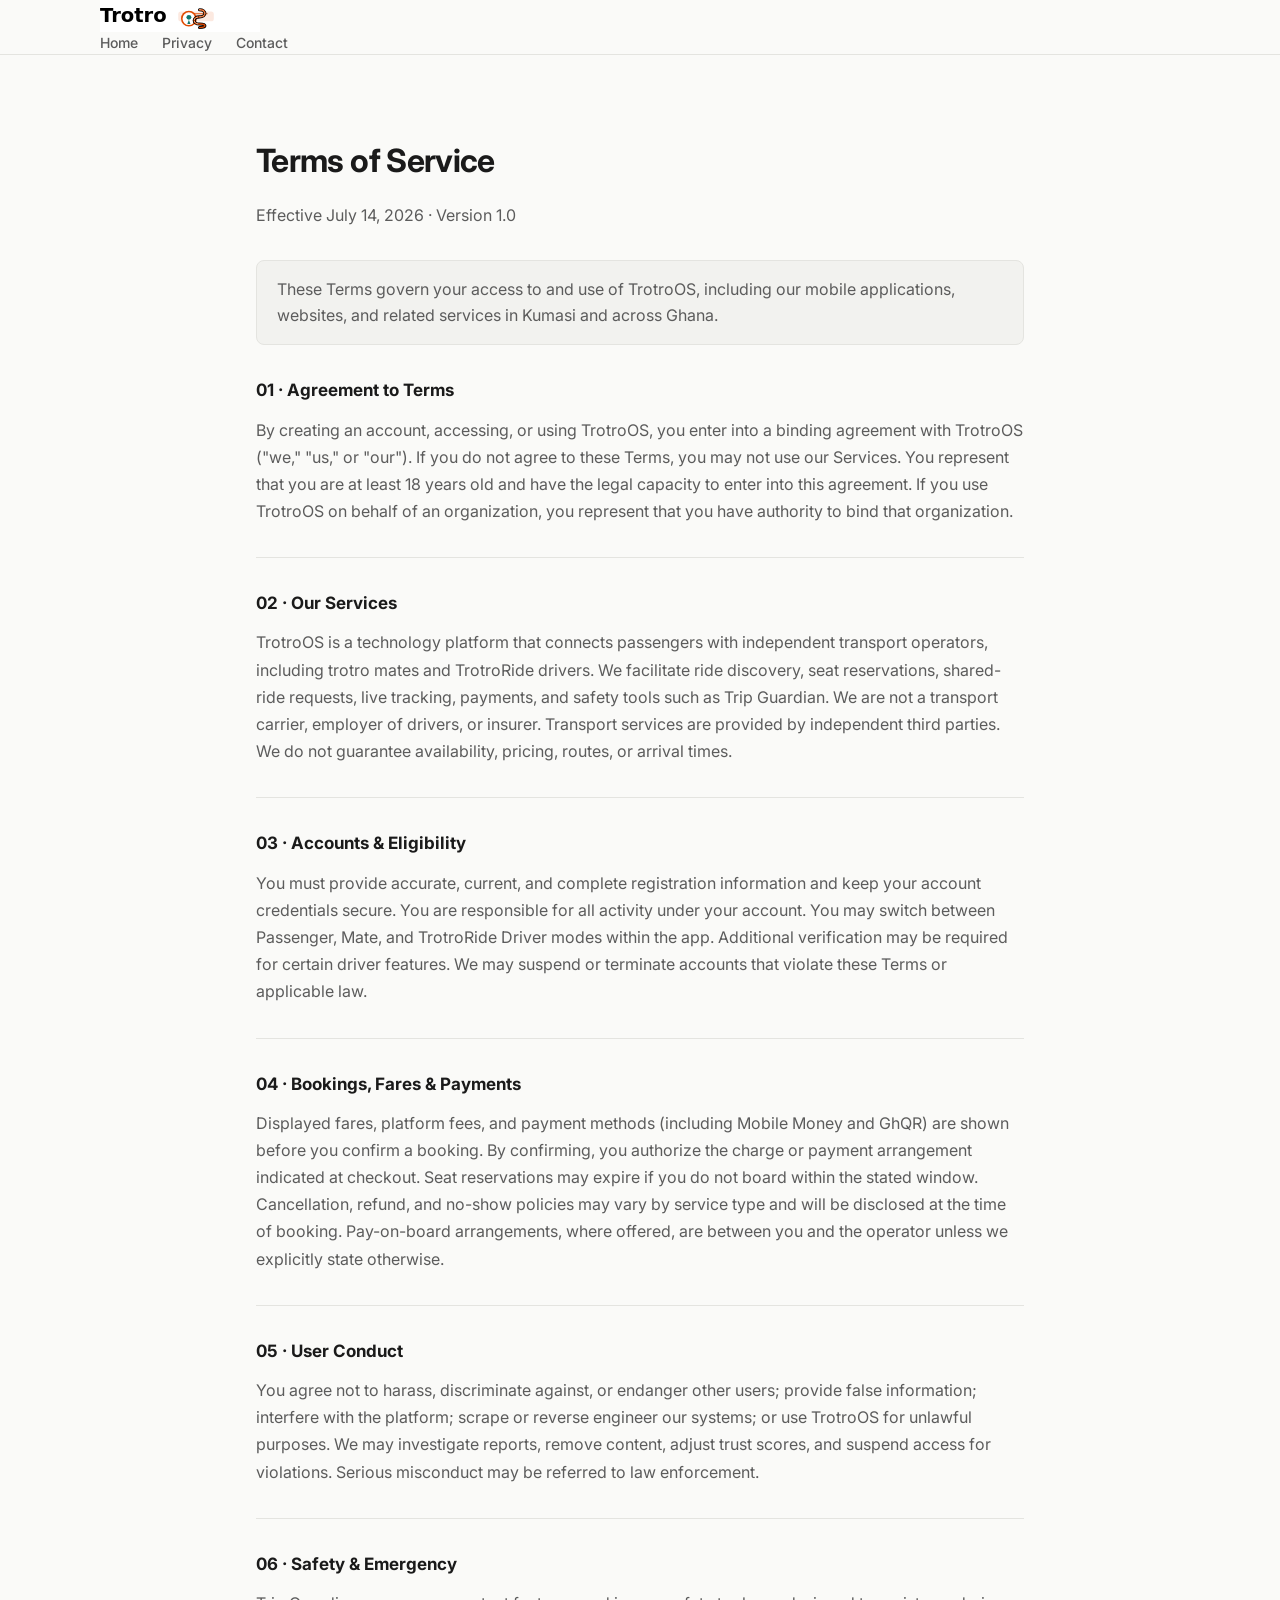
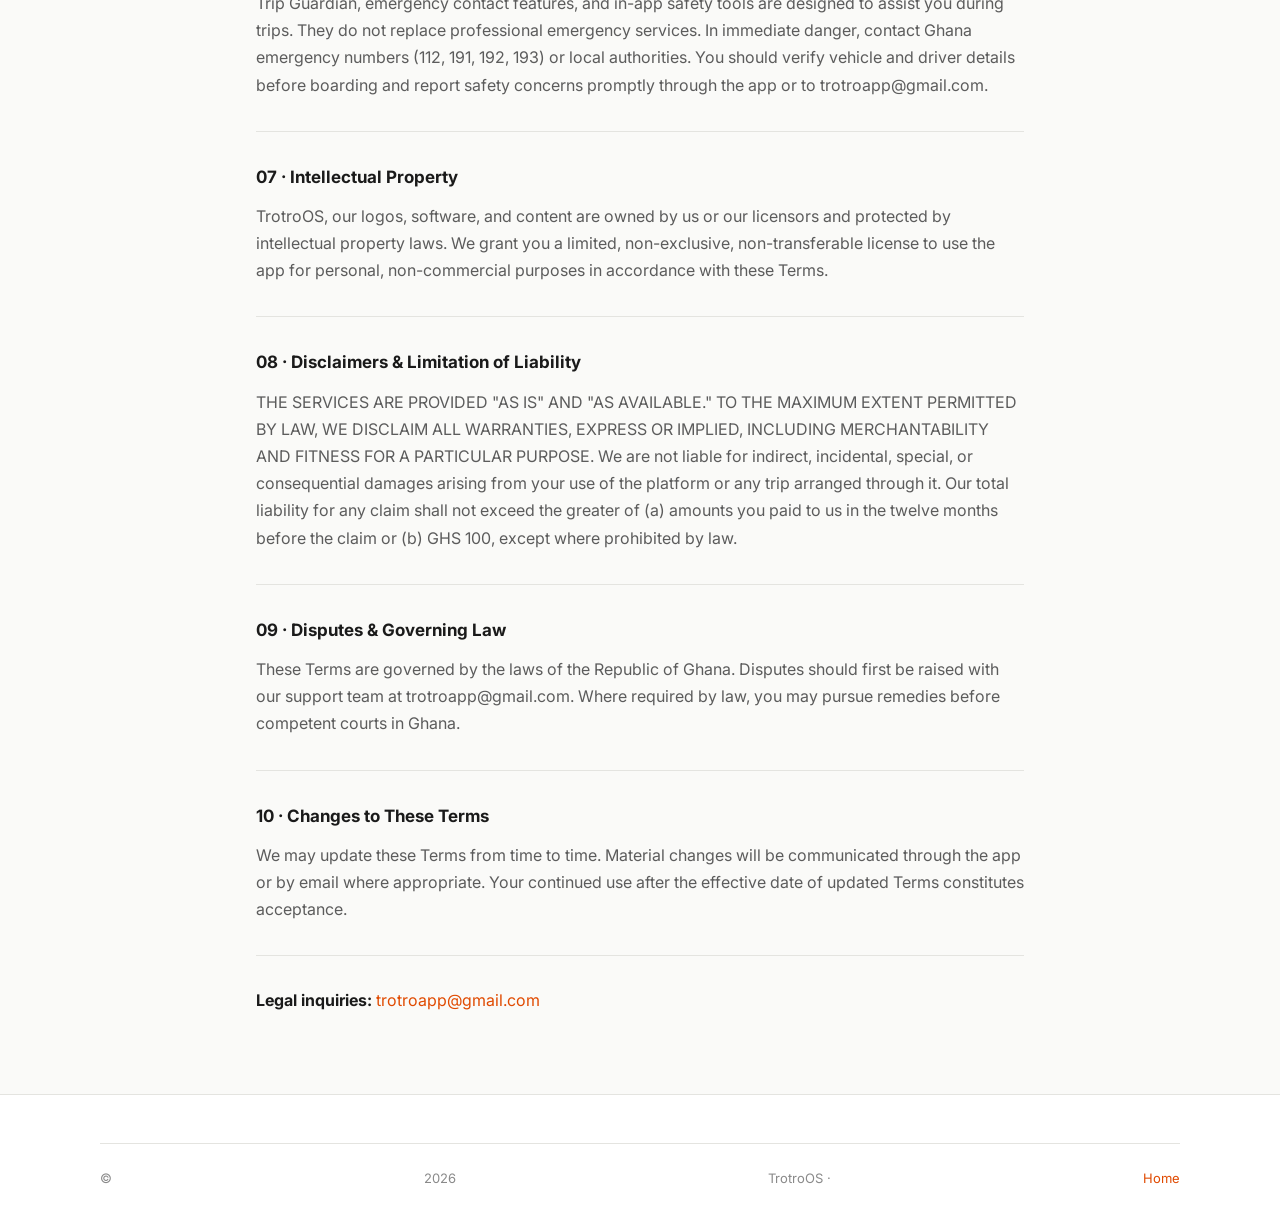
<file: terms.html>
<!doctype html>
<html lang="en-GH">
  <head>
    <meta charset="utf-8" />
    <meta name="viewport" content="width=device-width, initial-scale=1" />
    <title>Terms of Service — TrotroOS</title>
    <meta
      name="description"
      content="TrotroOS terms of service for passengers, mates, drivers, and station operators."
    />
    <link rel="preconnect" href="https://fonts.googleapis.com" />
    <link rel="preconnect" href="https://fonts.gstatic.com" crossorigin />
    <link
      href="https://fonts.googleapis.com/css2?family=Inter:wght@400;500;600;700&display=swap"
      rel="stylesheet"
    />
    <link rel="stylesheet" href="/css/styles.css" />
  </head>
  <body>
    <header class="site-header">
      <div class="container">
        <a class="brand" href="/"
          ><img
            class="brand-wordmark"
            src="/brand/trotroos-wordmark.svg"
            width="148"
            height="30"
            alt="TrotroOS"
        /></a>
        <nav class="site-nav" data-site-nav>
          <a href="/">Home</a>
          <a href="/privacy.html">Privacy</a>
          <a href="mailto:trotroapp@gmail.com">Contact</a>
        </nav>
      </div>
    </header>

    <main class="legal-page">
      <div class="container" style="max-width: 48rem">
        <h1>Terms of Service</h1>
        <p class="legal-meta">Effective July 14, 2026 · Version 1.0</p>
        <p class="legal-summary">
          These Terms govern your access to and use of TrotroOS, including our mobile applications,
          websites, and related services in Kumasi and across Ghana.
        </p>

        <section class="legal-section">
          <h2>01 · Agreement to Terms</h2>
          <p>
            By creating an account, accessing, or using TrotroOS, you enter into a binding agreement
            with TrotroOS ("we," "us," or "our"). If you do not agree to these Terms, you may not
            use our Services. You represent that you are at least 18 years old and have the legal
            capacity to enter into this agreement. If you use TrotroOS on behalf of an organization,
            you represent that you have authority to bind that organization.
          </p>
        </section>

        <section class="legal-section">
          <h2>02 · Our Services</h2>
          <p>
            TrotroOS is a technology platform that connects passengers with independent transport
            operators, including trotro mates and TrotroRide drivers. We facilitate ride discovery,
            seat reservations, shared-ride requests, live tracking, payments, and safety tools such
            as Trip Guardian. We are not a transport carrier, employer of drivers, or insurer.
            Transport services are provided by independent third parties. We do not guarantee
            availability, pricing, routes, or arrival times.
          </p>
        </section>

        <section class="legal-section">
          <h2>03 · Accounts &amp; Eligibility</h2>
          <p>
            You must provide accurate, current, and complete registration information and keep your
            account credentials secure. You are responsible for all activity under your account. You
            may switch between Passenger, Mate, and TrotroRide Driver modes within the app.
            Additional verification may be required for certain driver features. We may suspend or
            terminate accounts that violate these Terms or applicable law.
          </p>
        </section>

        <section class="legal-section">
          <h2>04 · Bookings, Fares &amp; Payments</h2>
          <p>
            Displayed fares, platform fees, and payment methods (including Mobile Money and GhQR)
            are shown before you confirm a booking. By confirming, you authorize the charge or
            payment arrangement indicated at checkout. Seat reservations may expire if you do not
            board within the stated window. Cancellation, refund, and no-show policies may vary by
            service type and will be disclosed at the time of booking. Pay-on-board arrangements,
            where offered, are between you and the operator unless we explicitly state otherwise.
          </p>
        </section>

        <section class="legal-section">
          <h2>05 · User Conduct</h2>
          <p>
            You agree not to harass, discriminate against, or endanger other users; provide false
            information; interfere with the platform; scrape or reverse engineer our systems; or use
            TrotroOS for unlawful purposes. We may investigate reports, remove content, adjust trust
            scores, and suspend access for violations. Serious misconduct may be referred to law
            enforcement.
          </p>
        </section>

        <section class="legal-section">
          <h2>06 · Safety &amp; Emergency</h2>
          <p>
            Trip Guardian, emergency contact features, and in-app safety tools are designed to
            assist you during trips. They do not replace professional emergency services. In
            immediate danger, contact Ghana emergency numbers (112, 191, 192, 193) or local
            authorities. You should verify vehicle and driver details before boarding and report
            safety concerns promptly through the app or to trotroapp@gmail.com.
          </p>
        </section>

        <section class="legal-section">
          <h2>07 · Intellectual Property</h2>
          <p>
            TrotroOS, our logos, software, and content are owned by us or our licensors and
            protected by intellectual property laws. We grant you a limited, non-exclusive,
            non-transferable license to use the app for personal, non-commercial purposes in
            accordance with these Terms.
          </p>
        </section>

        <section class="legal-section">
          <h2>08 · Disclaimers &amp; Limitation of Liability</h2>
          <p>
            THE SERVICES ARE PROVIDED "AS IS" AND "AS AVAILABLE." TO THE MAXIMUM EXTENT PERMITTED BY
            LAW, WE DISCLAIM ALL WARRANTIES, EXPRESS OR IMPLIED, INCLUDING MERCHANTABILITY AND
            FITNESS FOR A PARTICULAR PURPOSE. We are not liable for indirect, incidental, special,
            or consequential damages arising from your use of the platform or any trip arranged
            through it. Our total liability for any claim shall not exceed the greater of (a)
            amounts you paid to us in the twelve months before the claim or (b) GHS 100, except
            where prohibited by law.
          </p>
        </section>

        <section class="legal-section">
          <h2>09 · Disputes &amp; Governing Law</h2>
          <p>
            These Terms are governed by the laws of the Republic of Ghana. Disputes should first be
            raised with our support team at trotroapp@gmail.com. Where required by law, you may
            pursue remedies before competent courts in Ghana.
          </p>
        </section>

        <section class="legal-section">
          <h2>10 · Changes to These Terms</h2>
          <p>
            We may update these Terms from time to time. Material changes will be communicated
            through the app or by email where appropriate. Your continued use after the effective
            date of updated Terms constitutes acceptance.
          </p>
        </section>

        <p>
          <strong>Legal inquiries:</strong>
          <a href="mailto:trotroapp@gmail.com">trotroapp@gmail.com</a>
        </p>
      </div>
    </main>

    <footer class="site-footer">
      <div class="container footer-bottom">
        © <span data-year></span> TrotroOS · <a href="/">Home</a>
      </div>
    </footer>
    <script src="/js/site.js" defer></script>
  </body>
</html>
</file>
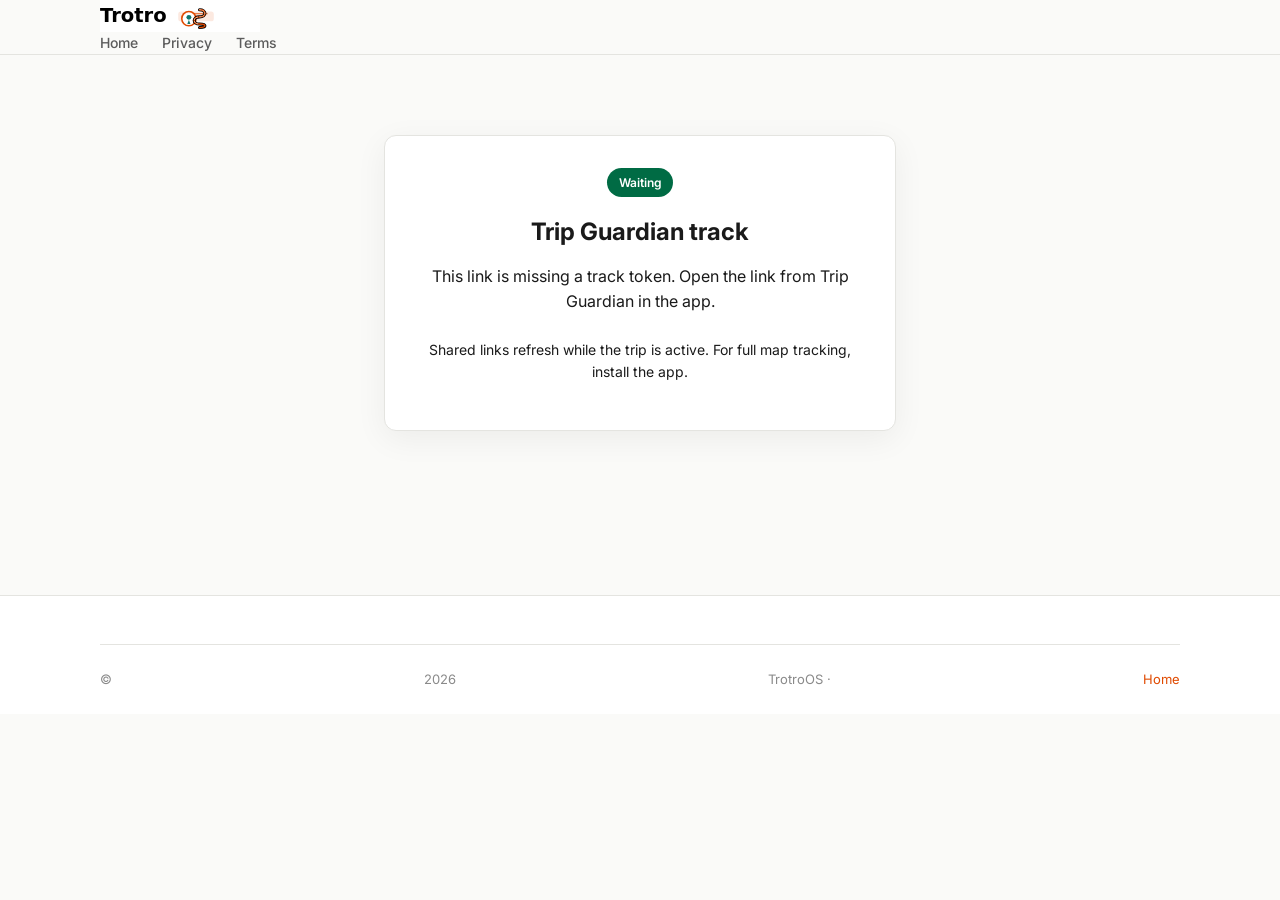
<file: track.html>
<!doctype html>
<html lang="en-GH">
  <head>
    <meta charset="utf-8" />
    <meta name="viewport" content="width=device-width, initial-scale=1" />
    <title>Live trip track — TrotroOS</title>
    <meta name="description" content="Follow a shared TrotroOS trip with Trip Guardian live GPS." />
    <meta name="robots" content="noindex" />
    <link rel="preconnect" href="https://fonts.googleapis.com" />
    <link rel="preconnect" href="https://fonts.gstatic.com" crossorigin />
    <link
      href="https://fonts.googleapis.com/css2?family=Inter:wght@400;500;600;700&display=swap"
      rel="stylesheet"
    />
    <link rel="stylesheet" href="/css/styles.css" />
  </head>
  <body data-track-page>
    <header class="site-header">
      <div class="container">
        <a class="brand" href="/"
          ><img
            class="brand-wordmark"
            src="/brand/trotroos-wordmark.svg"
            width="148"
            height="30"
            alt="TrotroOS"
        /></a>
        <nav class="site-nav" data-site-nav>
          <a href="/">Home</a>
          <a href="/privacy.html">Privacy</a>
          <a href="/terms.html">Terms</a>
        </nav>
      </div>
    </header>

    <main class="track-page">
      <div class="track-card">
        <div class="track-status"><span data-track-status>Loading</span></div>
        <h1 style="margin: 0 0 0.75rem; font-size: 1.5rem">Trip Guardian track</h1>
        <p data-track-message style="color: var(--text-muted); margin: 0 0 1.5rem">
          Checking your link…
        </p>
        <a class="btn btn-primary" data-open-app href="#">Open in app</a>
        <a class="btn btn-outline track-web-btn" data-open-web-track href="/app/" hidden>
          Open in web app
        </a>
        <p style="margin-top: 1.25rem; font-size: 0.875rem; color: var(--text-muted)">
          Shared links refresh while the trip is active. For full map tracking, install the app.
        </p>
      </div>
    </main>

    <footer class="site-footer">
      <div class="container footer-bottom">
        © <span data-year></span> TrotroOS · <a href="/">Home</a>
      </div>
    </footer>
    <script src="/js/site.js" defer></script>
  </body>
</html>
</file>
<file: css/styles.css>
/* TrotroOS — marketing site */

:root {
  --orange: #e04a00;
  --orange-hover: #c74100;
  --orange-soft: #fef3ed;
  --green: #00875a;
  --green-dark: #006b44;
  --ink: #1a1a1a;
  --ink-muted: #5c5c5c;
  --ink-faint: #8a8a8a;
  --bg: #fafaf8;
  --bg-muted: #f2f2ef;
  --surface: #ffffff;
  --border: #e4e4e0;
  --border-strong: #cacac4;
  --max: 1080px;
  --radius: 8px;
  --radius-lg: 12px;
  --font: 'Inter', system-ui, -apple-system, sans-serif;
  --ease: 0.2s ease;
}

*,
*::before,
*::after {
  box-sizing: border-box;
}

html {
  scroll-behavior: smooth;
}

body {
  margin: 0;
  font-family: var(--font);
  font-size: 16px;
  line-height: 1.6;
  color: var(--ink);
  background: var(--bg);
  -webkit-font-smoothing: antialiased;
}

img {
  max-width: 100%;
  height: auto;
  display: block;
}

a {
  color: var(--orange);
  text-decoration: none;
}

a:hover {
  text-decoration: underline;
}

.container {
  width: min(100% - 2.5rem, var(--max));
  margin-inline: auto;
}

/* ─── Header ─── */

.site-header {
  position: sticky;
  top: 0;
  z-index: 100;
  background: rgba(250, 250, 248, 0.92);
  border-bottom: 1px solid var(--border);
  backdrop-filter: blur(10px);
}

.site-header.scrolled {
  box-shadow: 0 1px 0 var(--border);
}

.header-inner {
  display: flex;
  align-items: center;
  justify-content: space-between;
  gap: 1rem;
  padding-block: 0.9rem;
}

.brand {
  display: flex;
  align-items: center;
  text-decoration: none;
}

.brand:hover {
  text-decoration: none;
  opacity: 0.85;
}

.brand-wordmark {
  height: 32px;
  width: auto;
  max-width: min(160px, 44vw);
}

.site-nav {
  display: flex;
  align-items: center;
  gap: 1.5rem;
}

.site-nav a:not(.btn) {
  color: var(--ink-muted);
  font-weight: 500;
  font-size: 0.875rem;
  text-decoration: none;
}

.site-nav a:not(.btn):hover {
  color: var(--ink);
  text-decoration: none;
}

.nav-toggle {
  display: none;
  flex-direction: column;
  gap: 5px;
  border: 1px solid var(--border);
  background: var(--surface);
  border-radius: var(--radius);
  padding: 0.5rem 0.6rem;
  cursor: pointer;
}

.nav-toggle span {
  display: block;
  width: 18px;
  height: 2px;
  background: var(--ink);
  border-radius: 1px;
}

/* ─── Buttons ─── */

.btn {
  display: inline-flex;
  align-items: center;
  justify-content: center;
  gap: 0.4rem;
  padding: 0.6rem 1.1rem;
  border-radius: var(--radius);
  font-weight: 600;
  font-size: 0.875rem;
  border: 1px solid transparent;
  cursor: pointer;
  text-decoration: none;
  transition:
    background var(--ease),
    border-color var(--ease),
    color var(--ease);
  white-space: nowrap;
}

.btn:hover {
  text-decoration: none;
}

.btn-primary {
  background: var(--orange);
  color: #fff;
  border-color: var(--orange);
}

.btn-primary:hover {
  background: var(--orange-hover);
  border-color: var(--orange-hover);
  color: #fff;
}

.btn-outline {
  background: transparent;
  border-color: var(--border-strong);
  color: var(--ink);
}

.btn-outline:hover {
  border-color: var(--ink);
  color: var(--ink);
}

.btn-ghost {
  background: transparent;
  color: var(--ink-muted);
  padding-inline: 0.5rem;
}

.btn-ghost:hover {
  color: var(--ink);
}

.btn-light {
  background: #fff;
  color: var(--ink);
  border-color: #fff;
}

.btn-light:hover {
  background: var(--bg-muted);
  border-color: var(--bg-muted);
  color: var(--ink);
}

.btn-light-outline {
  background: transparent;
  border-color: rgba(255, 255, 255, 0.35);
  color: #fff;
}

.btn-light-outline:hover {
  border-color: #fff;
  color: #fff;
}

.btn-lg {
  padding: 0.75rem 1.35rem;
  font-size: 0.9375rem;
}

.btn-sm {
  padding: 0.35rem 0.75rem;
  font-size: 0.8125rem;
}

.btn-muted,
.btn:disabled {
  opacity: 0.5;
  pointer-events: none;
}

.text-link {
  font-weight: 600;
  font-size: 0.9375rem;
  color: var(--orange);
}

.text-link:hover {
  color: var(--orange-hover);
}

/* ─── Hero ─── */

.hero {
  padding: 4rem 0 3rem;
  background: var(--bg);
}

.hero-grid {
  display: grid;
  grid-template-columns: 1fr 1fr;
  gap: 3rem;
  align-items: center;
}

.hero-label {
  margin: 0 0 1rem;
  font-size: 0.8125rem;
  font-weight: 600;
  letter-spacing: 0.04em;
  text-transform: uppercase;
  color: var(--green);
}

.hero-copy h1 {
  margin: 0 0 1.25rem;
  font-size: clamp(2rem, 4.5vw, 3rem);
  font-weight: 700;
  line-height: 1.12;
  letter-spacing: -0.03em;
  color: var(--ink);
}

.hero-lead {
  margin: 0 0 1.75rem;
  font-size: 1.0625rem;
  line-height: 1.65;
  color: var(--ink-muted);
  max-width: 32rem;
}

.hero-actions {
  display: flex;
  flex-wrap: wrap;
  gap: 0.65rem;
}

.hero-meta {
  margin: 1.25rem 0 0;
  font-size: 0.8125rem;
  color: var(--ink-faint);
}

.hero-meta a {
  color: var(--ink-muted);
  font-weight: 500;
}

.hero-meta a:hover {
  color: var(--orange);
}

/* Hero photo collage */

.hero-photos {
  display: grid;
  grid-template-columns: 1.4fr 1fr;
  grid-template-rows: 1fr 1fr;
  gap: 0.65rem;
  min-height: 380px;
}

.hero-photos__main {
  grid-row: 1 / -1;
  margin: 0;
  position: relative;
  border-radius: var(--radius-lg);
  overflow: hidden;
  border: 1px solid var(--border);
}

.hero-photos__side {
  margin: 0;
  position: relative;
  border-radius: var(--radius-lg);
  overflow: hidden;
  border: 1px solid var(--border);
}

.hero-photos img {
  width: 100%;
  height: 100%;
  object-fit: cover;
  display: block;
}

.hero-photos figcaption {
  position: absolute;
  left: 0;
  right: 0;
  bottom: 0;
  padding: 0.5rem 0.75rem;
  font-size: 0.75rem;
  font-weight: 600;
  color: #fff;
  background: linear-gradient(transparent, rgba(0, 0, 0, 0.72));
}

/* ─── Corridor bar ─── */

.corridor-bar {
  border-block: 1px solid var(--border);
  background: var(--surface);
  padding: 0.85rem 0;
}

.corridor-bar-inner {
  display: flex;
  align-items: center;
  gap: 1.5rem;
  overflow-x: auto;
  scrollbar-width: none;
}

.corridor-bar-inner::-webkit-scrollbar {
  display: none;
}

.corridor-bar-label {
  flex-shrink: 0;
  font-size: 0.75rem;
  font-weight: 600;
  text-transform: uppercase;
  letter-spacing: 0.06em;
  color: var(--ink-faint);
}

.corridor-list {
  display: flex;
  gap: 1.5rem;
  list-style: none;
  margin: 0;
  padding: 0;
}

.corridor-list li {
  flex-shrink: 0;
  font-size: 0.875rem;
  font-weight: 500;
  color: var(--ink-muted);
  white-space: nowrap;
}

.corridor-list li::before {
  content: '';
  display: inline-block;
  width: 6px;
  height: 6px;
  border-radius: 50%;
  background: var(--orange);
  margin-right: 0.5rem;
  vertical-align: middle;
}

/* Demand heat map (marketing) */

.live-dot {
  display: inline-block;
  width: 8px;
  height: 8px;
  border-radius: 50%;
  background: #14b8a6;
  box-shadow: 0 0 0 0 rgba(20, 184, 166, 0.55);
  animation: live-pulse 2s ease-out infinite;
  margin-right: 0.5rem;
  vertical-align: middle;
}

@keyframes live-pulse {
  0% {
    box-shadow: 0 0 0 0 rgba(20, 184, 166, 0.55);
  }
  70% {
    box-shadow: 0 0 0 8px rgba(20, 184, 166, 0);
  }
  100% {
    box-shadow: 0 0 0 0 rgba(20, 184, 166, 0);
  }
}

.demand-panel {
  display: grid;
  grid-template-columns: 1.4fr 1fr;
  gap: 2rem;
  align-items: stretch;
}

.demand-panel__map {
  position: relative;
  border-radius: var(--radius-lg);
  overflow: hidden;
  border: 1px solid rgba(255, 255, 255, 0.08);
  background: #0c1210;
  min-height: 280px;
}

.demand-panel__bg {
  display: block;
  width: 100%;
  height: auto;
}

.demand-panel__overlay {
  position: absolute;
  inset: 0;
  width: 100%;
  height: 100%;
  pointer-events: none;
}

.demand-pulse {
  transform-origin: center;
  animation: demand-ring 2.4s ease-out infinite;
}

@keyframes demand-ring {
  0% {
    transform: scale(0.92);
    opacity: 0.7;
  }
  100% {
    transform: scale(1.18);
    opacity: 0;
  }
}

.demand-panel__aside {
  display: flex;
  flex-direction: column;
  gap: 1rem;
  padding: 1.5rem;
  border-radius: var(--radius-lg);
  background: rgba(255, 255, 255, 0.04);
  border: 1px solid rgba(255, 255, 255, 0.08);
}

.demand-panel__status {
  font-size: 0.9375rem;
  font-weight: 600;
  color: rgba(255, 255, 255, 0.9);
}

.demand-routes {
  list-style: none;
  margin: 0;
  padding: 0;
  display: flex;
  flex-direction: column;
  gap: 0.5rem;
  flex: 1;
}

.demand-route {
  display: flex;
  justify-content: space-between;
  align-items: center;
  gap: 0.75rem;
  padding: 0.65rem 0.85rem;
  border-radius: var(--radius);
  background: rgba(255, 255, 255, 0.04);
  font-size: 0.875rem;
  color: rgba(255, 255, 255, 0.85);
}

.demand-route__count {
  flex-shrink: 0;
  min-width: 1.75rem;
  text-align: center;
  font-weight: 700;
  font-size: 0.8125rem;
  padding: 0.15rem 0.45rem;
  border-radius: 999px;
  background: rgba(255, 255, 255, 0.08);
}

.demand-route--high .demand-route__count {
  background: rgba(224, 74, 0, 0.22);
  color: #ffb899;
}

.demand-route--medium .demand-route__count {
  background: rgba(201, 162, 39, 0.22);
  color: #f0d78a;
}

.demand-route--low .demand-route__count {
  background: rgba(20, 184, 166, 0.18);
  color: #8eeddf;
}

.demand-panel__hint {
  margin: 0;
  font-size: 0.8125rem;
  color: rgba(255, 255, 255, 0.45);
}

.pilot-features {
  display: grid;
  grid-template-columns: repeat(4, 1fr);
  gap: 1rem;
  margin-top: 3.5rem;
}

.pilot-feature {
  background: var(--surface);
  border: 1px solid var(--border);
  border-radius: var(--radius-lg);
  padding: 1.25rem 1.35rem;
}

.pilot-feature h3 {
  margin: 0 0 0.45rem;
  font-size: 1rem;
  font-weight: 700;
}

.pilot-feature p {
  margin: 0;
  font-size: 0.875rem;
  color: var(--ink-muted);
  line-height: 1.55;
}

/* ─── Sections ─── */

.section {
  padding: 5rem 0;
}

.section-muted {
  background: var(--bg-muted);
}

.section-dark {
  background: var(--ink);
  color: #fff;
}

.section-intro {
  margin-bottom: 3rem;
}

.section-intro--narrow {
  max-width: 28rem;
}

.section-intro--split {
  display: flex;
  justify-content: space-between;
  align-items: flex-end;
  gap: 1.5rem;
}

.section-intro h2 {
  margin: 0 0 0.5rem;
  font-size: clamp(1.625rem, 3vw, 2.125rem);
  font-weight: 700;
  letter-spacing: -0.02em;
  line-height: 1.2;
}

.section-intro p {
  margin: 0;
  font-size: 1.0625rem;
  color: var(--ink-muted);
  max-width: 36rem;
}

.section-dark .section-intro p,
.section-dark .safety-copy > p {
  color: rgba(255, 255, 255, 0.65);
}

/* Feature rows */

.feature-rows {
  display: flex;
  flex-direction: column;
  gap: 4rem;
}

.feature-row {
  display: grid;
  grid-template-columns: 1fr 1fr;
  gap: 3rem;
  align-items: center;
}

.feature-row--reverse .feature-row__copy {
  order: 2;
}

.feature-row--reverse .feature-row__photo {
  order: 1;
}

.feature-row__copy h3 {
  margin: 0 0 0.75rem;
  font-size: 1.375rem;
  font-weight: 700;
  letter-spacing: -0.02em;
}

.feature-row__copy p {
  margin: 0;
  color: var(--ink-muted);
  font-size: 1rem;
  line-height: 1.65;
  max-width: 28rem;
}

.feature-row__copy .text-link {
  display: inline-block;
  margin-top: 1rem;
}

.feature-row__photo {
  margin: 0;
  border-radius: var(--radius-lg);
  overflow: hidden;
  border: 1px solid var(--border);
  box-shadow: 0 8px 32px rgba(0, 0, 0, 0.08);
}

.feature-row__photo img {
  width: 100%;
  aspect-ratio: 16 / 10;
  object-fit: cover;
  display: block;
}

.feature-row__photo figcaption {
  padding: 0.65rem 1rem;
  font-size: 0.8125rem;
  font-weight: 600;
  color: var(--ink-muted);
  background: var(--surface);
  border-top: 1px solid var(--border);
}

/* Role cards */

.role-cards {
  display: grid;
  grid-template-columns: repeat(3, 1fr);
  gap: 1.25rem;
}

.role-card {
  display: flex;
  gap: 1rem;
  align-items: flex-start;
  background: var(--surface);
  border: 1px solid var(--border);
  border-radius: var(--radius-lg);
  padding: 1.5rem;
}

.role-card__icon {
  flex-shrink: 0;
  width: 2.5rem;
  height: 2.5rem;
  display: grid;
  place-items: center;
  border-radius: var(--radius);
  background: var(--orange-soft);
  color: var(--orange);
  font-size: 0.8125rem;
  font-weight: 700;
}

.role-card__body {
  min-width: 0;
}

.role-card__body h3 {
  margin: 0 0 0.4rem;
  font-size: 1.0625rem;
  font-weight: 700;
}

.role-card__body p {
  margin: 0;
  font-size: 0.9375rem;
  color: var(--ink-muted);
  line-height: 1.55;
}

/* Commerce grid */

.commerce-grid {
  display: grid;
  grid-template-columns: repeat(3, 1fr);
  gap: 1.25rem;
}

.commerce-card {
  background: var(--surface);
  border: 1px solid var(--border);
  border-radius: var(--radius-lg);
  overflow: hidden;
}

.commerce-card__photo {
  margin: 0;
}

.commerce-card__photo img {
  width: 100%;
  aspect-ratio: 16 / 10;
  object-fit: cover;
  display: block;
}

.commerce-card__body {
  padding: 1.25rem;
}

.commerce-card__body h3 {
  margin: 0 0 0.4rem;
  font-size: 1.0625rem;
  font-weight: 700;
}

.commerce-card__body p {
  margin: 0;
  font-size: 0.9375rem;
  color: var(--ink-muted);
  line-height: 1.55;
}

/* Photo grid */

.photo-strip {
  padding-top: 4rem;
}

.photo-grid {
  display: grid;
  grid-template-columns: repeat(2, 1fr);
  grid-template-rows: auto auto;
  gap: 0.75rem;
}

.photo-grid__item {
  margin: 0;
  border-radius: var(--radius-lg);
  overflow: hidden;
  border: 1px solid var(--border);
}

.photo-grid__item--wide {
  grid-column: 1 / -1;
}

.photo-grid__item img {
  width: 100%;
  aspect-ratio: 16 / 9;
  object-fit: cover;
  display: block;
}

.photo-grid__item--wide img {
  aspect-ratio: 21 / 9;
}

.photo-grid__item figcaption {
  padding: 0.6rem 0.85rem;
  font-size: 0.75rem;
  font-weight: 500;
  color: var(--ink-faint);
  background: var(--surface);
  border-top: 1px solid var(--border);
}

/* Steps */

.steps-row {
  list-style: none;
  margin: 0;
  padding: 0;
  display: grid;
  grid-template-columns: repeat(3, 1fr);
  gap: 2rem;
}

.steps-row li {
  padding-top: 0.5rem;
  border-top: 2px solid var(--orange);
}

.steps-row__num {
  display: block;
  font-size: 0.8125rem;
  font-weight: 700;
  color: var(--orange);
  margin-bottom: 0.75rem;
}

.steps-row h3 {
  margin: 0 0 0.4rem;
  font-size: 1.0625rem;
  font-weight: 700;
}

.steps-row p {
  margin: 0;
  font-size: 0.9375rem;
  color: var(--ink-muted);
  line-height: 1.55;
}

/* Safety */

.safety-layout {
  display: grid;
  grid-template-columns: 1fr 1fr;
  gap: 3rem;
  align-items: start;
}

.safety-copy h2 {
  margin: 0 0 1rem;
  font-size: clamp(1.625rem, 3vw, 2rem);
  font-weight: 700;
  letter-spacing: -0.02em;
  line-height: 1.2;
}

.safety-copy > p {
  margin: 0 0 1.25rem;
  line-height: 1.65;
}

.check-list {
  margin: 0 0 1.75rem;
  padding: 0;
  list-style: none;
}

.check-list li {
  position: relative;
  padding-left: 1.5rem;
  margin-bottom: 0.6rem;
  font-size: 0.9375rem;
  color: rgba(255, 255, 255, 0.85);
}

.check-list li::before {
  content: '';
  position: absolute;
  left: 0;
  top: 0.55em;
  width: 8px;
  height: 8px;
  border-radius: 2px;
  background: var(--orange);
}

.safety-aside {
  display: flex;
  flex-direction: column;
  gap: 1rem;
}

.code-card {
  padding: 1.75rem;
  background: rgba(255, 255, 255, 0.06);
  border: 1px solid rgba(255, 255, 255, 0.12);
  border-radius: var(--radius-lg);
  text-align: center;
}

.code-card__label {
  margin: 0;
  font-size: 0.75rem;
  font-weight: 600;
  text-transform: uppercase;
  letter-spacing: 0.06em;
  color: rgba(255, 255, 255, 0.5);
}

.code-card__value {
  margin: 0.5rem 0;
  font-size: 2.5rem;
  font-weight: 700;
  letter-spacing: 0.18em;
  font-variant-numeric: tabular-nums;
  color: var(--orange);
}

.code-card__hint {
  margin: 0;
  font-size: 0.8125rem;
  color: rgba(255, 255, 255, 0.45);
}

.queue-demo {
  padding: 1.25rem;
  background: rgba(255, 255, 255, 0.04);
  border: 1px solid rgba(255, 255, 255, 0.1);
  border-radius: var(--radius-lg);
}

.queue-demo__head {
  display: flex;
  justify-content: space-between;
  align-items: center;
  gap: 1rem;
  margin-bottom: 1rem;
  flex-wrap: wrap;
}

.queue-demo__head h3 {
  margin: 0;
  font-size: 0.9375rem;
  font-weight: 600;
}

.queue-demo__actions {
  display: flex;
  gap: 0.4rem;
}

.queue-list {
  list-style: none;
  margin: 0;
  padding: 0;
}

.queue-list li {
  display: flex;
  justify-content: space-between;
  gap: 1rem;
  padding: 0.6rem 0;
  border-bottom: 1px solid rgba(255, 255, 255, 0.08);
  font-size: 0.875rem;
  color: rgba(255, 255, 255, 0.75);
}

.queue-list li:last-child {
  border-bottom: none;
}

.queue-count {
  font-weight: 600;
  font-variant-numeric: tabular-nums;
  color: rgba(255, 255, 255, 0.45);
}

.queue-count.live,
.route-list .count.live {
  color: #6ee7a0;
}

/* News */

.news-row {
  display: grid;
  grid-template-columns: repeat(2, 1fr);
  gap: 1.25rem;
}

.news-item {
  padding: 1.5rem;
  background: var(--surface);
  border: 1px solid var(--border);
  border-radius: var(--radius-lg);
}

.news-item time {
  display: block;
  font-size: 0.8125rem;
  font-weight: 600;
  color: var(--ink-faint);
  margin-bottom: 0.5rem;
}

.news-item h3 {
  margin: 0 0 0.4rem;
  font-size: 1.0625rem;
  font-weight: 700;
}

.news-item p {
  margin: 0;
  font-size: 0.9375rem;
  color: var(--ink-muted);
  line-height: 1.55;
}

.news-status {
  margin: 0;
  padding: 1.25rem 1.5rem;
  background: var(--surface);
  border: 1px solid var(--border);
  border-radius: var(--radius-lg);
  color: var(--ink-muted);
  font-size: 0.9375rem;
}

.news-status--error {
  color: var(--danger, #b42318);
  border-color: color-mix(in srgb, var(--danger, #b42318) 25%, var(--border));
}

.news-body {
  margin: 0.75rem 0 0;
  color: var(--ink-muted);
  font-size: 0.9375rem;
  line-height: 1.6;
  white-space: pre-wrap;
}

/* CTA */

.cta-band {
  padding: 3.5rem 0;
  background: var(--green-dark);
  color: #fff;
}

.cta-band-inner {
  display: flex;
  justify-content: space-between;
  align-items: center;
  gap: 2rem;
  flex-wrap: wrap;
}

.cta-band h2 {
  margin: 0 0 0.35rem;
  font-size: clamp(1.375rem, 2.5vw, 1.75rem);
  font-weight: 700;
  letter-spacing: -0.02em;
}

.cta-band p {
  margin: 0;
  opacity: 0.8;
  font-size: 0.9375rem;
}

.cta-band__actions {
  display: flex;
  gap: 0.65rem;
  flex-wrap: wrap;
}

.cta-band .btn-outline {
  border-color: rgba(255, 255, 255, 0.4);
  color: #fff;
}

.cta-band .btn-outline:hover {
  border-color: #fff;
  color: #fff;
  background: rgba(255, 255, 255, 0.08);
}

.track-web-btn {
  margin-top: 0.65rem;
}

.track-page .track-card .btn-outline {
  width: 100%;
}

/* Footer */

.site-footer {
  padding: 3rem 0 1.5rem;
  background: var(--surface);
  border-top: 1px solid var(--border);
}

.footer-grid {
  display: grid;
  grid-template-columns: 1.5fr repeat(3, 1fr);
  gap: 2rem;
  margin-bottom: 2rem;
}

.footer-brand p {
  margin: 0.65rem 0;
  font-size: 0.875rem;
  color: var(--ink-muted);
  max-width: 20rem;
}

.footer-brand a {
  font-size: 0.875rem;
  font-weight: 500;
}

.site-footer strong {
  display: block;
  margin-bottom: 0.65rem;
  font-size: 0.8125rem;
  font-weight: 600;
  text-transform: uppercase;
  letter-spacing: 0.04em;
  color: var(--ink);
}

.footer-links {
  list-style: none;
  padding: 0;
  margin: 0;
}

.footer-links a {
  color: var(--ink-muted);
  font-size: 0.875rem;
  line-height: 2;
}

.footer-links a:hover {
  color: var(--ink);
  text-decoration: none;
}

.footer-bottom {
  display: flex;
  justify-content: space-between;
  padding-top: 1.5rem;
  border-top: 1px solid var(--border);
  font-size: 0.8125rem;
  color: var(--ink-faint);
}

/* ─── Legal & inner pages ─── */

.legal-page {
  padding: 5rem 0 4rem;
}

.legal-page h1 {
  margin: 0 0 0.5rem;
  font-size: 2rem;
  font-weight: 700;
  letter-spacing: -0.02em;
}

.legal-meta {
  color: var(--ink-muted);
  margin-bottom: 2rem;
}

.legal-summary {
  padding: 1rem 1.25rem;
  background: var(--bg-muted);
  border: 1px solid var(--border);
  border-radius: var(--radius);
  margin-bottom: 2rem;
  color: var(--ink-muted);
}

.legal-section {
  margin-bottom: 2rem;
  padding-bottom: 2rem;
  border-bottom: 1px solid var(--border);
}

.legal-section h2 {
  margin: 0 0 0.75rem;
  font-size: 1.0625rem;
  font-weight: 700;
}

.legal-section p {
  margin: 0;
  color: var(--ink-muted);
  line-height: 1.7;
}

.contact-section {
  margin-top: 2rem;
}

.contact-grid {
  display: grid;
  grid-template-columns: repeat(auto-fit, minmax(240px, 1fr));
  gap: 1.5rem;
}

.contact-info h2 {
  font-size: 1.0625rem;
}

.email-link {
  font-weight: 600;
  font-size: 1.0625rem;
}

/* Track page */

.track-page {
  padding: 5rem 0 4rem;
  min-height: 60vh;
  text-align: center;
}

.track-card {
  max-width: 32rem;
  margin: 0 auto;
  padding: 2rem;
  border: 1px solid var(--border);
  border-radius: var(--radius-lg);
  background: var(--surface);
  box-shadow: 0 8px 32px rgba(0, 0, 0, 0.06);
}

.track-status {
  display: inline-flex;
  padding: 0.3rem 0.7rem;
  border-radius: 999px;
  background: var(--green-dark);
  color: #fff;
  font-size: 0.75rem;
  font-weight: 600;
  margin-bottom: 1rem;
}

/* Legacy compat — subpages & old class names */

.site-header--dark {
  background: rgba(250, 250, 248, 0.92);
  border-bottom-color: var(--border);
}

.site-header--dark .site-nav a:not(.btn) {
  color: var(--ink-muted);
}

.site-header--dark .site-nav a:not(.btn):hover {
  color: var(--ink);
}

.site-footer--premium {
  background: var(--surface);
  color: inherit;
  border-top-color: var(--border);
}

.site-footer--premium strong {
  color: var(--ink);
}

.site-footer--premium .footer-links a {
  color: var(--ink-muted);
}

.site-footer--premium .footer-links a:hover {
  color: var(--ink);
}

.site-footer--premium .footer-bottom {
  border-top-color: var(--border);
  color: var(--ink-faint);
}

.features,
.steps,
.tech-grid,
.use-cases-grid,
.hero-grid,
.hero-card,
.hero-stats,
.stat,
.feature-card,
.feature-tag,
.step,
.step-num,
.tech-card,
.tech-icon,
.use-case-card,
.use-case-icon,
.testimonial-text,
.testimonial-author,
.read-more,
.social-links,
.bento-grid,
.bento-card,
.gallery-grid,
.gallery-item,
.platform-stats,
.platform-stat,
.timeline,
.timeline-step,
.testimonials-slider,
.testimonial-card,
.news-grid,
.news-card,
.tech-strip,
.tech-pill,
.section-kicker,
.hero-glow,
.corridor-marquee,
.kumasi-banner {
  /* legacy selectors preserved for subpages */
}

.feature-card,
.tech-card,
.use-case-card,
.step,
.bento-card,
.platform-stat,
.timeline-step,
.testimonial-card,
.news-card {
  background: var(--surface);
  border: 1px solid var(--border);
  border-radius: var(--radius-lg);
  padding: 1.5rem;
}

.features {
  display: grid;
  grid-template-columns: repeat(auto-fit, minmax(240px, 1fr));
  gap: 1.25rem;
}

.feature-tag {
  display: inline-block;
  margin-bottom: 0.75rem;
  padding: 0.2rem 0.5rem;
  border-radius: 4px;
  background: var(--orange-soft);
  color: var(--orange);
  font-size: 0.72rem;
  font-weight: 700;
  text-transform: uppercase;
}

.steps {
  display: grid;
  grid-template-columns: repeat(auto-fit, minmax(220px, 1fr));
  gap: 1.5rem;
}

.step-num {
  width: 2.5rem;
  height: 2.5rem;
  border-radius: 50%;
  background: var(--green-dark);
  color: #fff;
  display: grid;
  place-items: center;
  font-weight: 700;
  margin: 0 auto 0.75rem;
}

.tech-grid,
.use-cases-grid {
  display: grid;
  grid-template-columns: repeat(auto-fit, minmax(260px, 1fr));
  gap: 1.25rem;
}

.section-header {
  max-width: 42rem;
  margin: 0 auto 2.5rem;
  text-align: center;
}

.section-header h2 {
  font-size: clamp(1.625rem, 3vw, 2.125rem);
  font-weight: 700;
  letter-spacing: -0.02em;
}

.section-alt {
  background: var(--bg-muted);
}

.cta-band--premium {
  background: var(--green-dark);
}

.btn-secondary {
  background: var(--bg-muted);
  color: var(--ink);
  border: 1px solid var(--border);
}

.verification-demo,
.verification-label,
.verification-code,
.verification-hint,
.live-corridor-demo,
.demo-header,
.demo-controls,
.route-list {
  /* safety demo legacy aliases */
}

.verification-code,
.code-card__value {
  font-variant-numeric: tabular-nums;
}

.route-list {
  list-style: none;
  padding: 0;
  margin: 0;
}

.route-list li {
  display: flex;
  justify-content: space-between;
  gap: 1rem;
  padding: 0.6rem 0;
  border-bottom: 1px solid rgba(255, 255, 255, 0.08);
  font-size: 0.875rem;
}

.route-list .count {
  font-weight: 600;
  font-variant-numeric: tabular-nums;
  color: rgba(255, 255, 255, 0.45);
}

.news-date {
  font-size: 0.8125rem;
  font-weight: 600;
  color: var(--ink-faint);
}

.news-tags {
  display: flex;
  flex-wrap: wrap;
  gap: 0.35rem;
  margin: 1rem 0;
}

.tag {
  font-size: 0.7rem;
  font-weight: 700;
  padding: 0.2rem 0.5rem;
  background: var(--orange-soft);
  color: var(--orange);
  border-radius: 4px;
}

.news-footer {
  text-align: center;
  margin-top: 2rem;
}

.cta-actions {
  display: flex;
  gap: 0.65rem;
  flex-wrap: wrap;
}

/* ─── Responsive ─── */

@media (max-width: 900px) {
  .hero-grid,
  .feature-row,
  .feature-row--reverse,
  .safety-layout,
  .role-cards,
  .commerce-grid,
  .pilot-features,
  .demand-panel,
  .steps-row,
  .news-row,
  .footer-grid {
    grid-template-columns: 1fr;
  }

  .feature-row--reverse .feature-row__copy,
  .feature-row--reverse .feature-row__photo {
    order: unset;
  }

  .hero-photos {
    grid-template-columns: 1fr 1fr;
    min-height: 280px;
  }

  .hero-photos__main {
    grid-row: auto;
    grid-column: 1 / -1;
    max-height: 260px;
  }

  .photo-grid__item--wide {
    grid-column: auto;
  }

  .section-intro--split {
    flex-direction: column;
    align-items: flex-start;
  }
}

@media (max-width: 768px) {
  .nav-toggle {
    display: flex;
  }

  .site-nav {
    display: none;
    position: absolute;
    top: 100%;
    left: 0;
    right: 0;
    flex-direction: column;
    align-items: stretch;
    padding: 1rem;
    background: var(--surface);
    border-bottom: 1px solid var(--border);
    box-shadow: 0 8px 24px rgba(0, 0, 0, 0.06);
  }

  .site-nav.is-open {
    display: flex;
  }

  .hero {
    padding-top: 2.5rem;
  }

  .section {
    padding: 3.5rem 0;
  }
}

@media (max-width: 480px) {
  .hero-actions,
  .cta-band__actions,
  .cta-actions {
    flex-direction: column;
    width: 100%;
  }

  .hero-actions .btn,
  .cta-band__actions .btn,
  .cta-actions .btn {
    width: 100%;
  }
}

@media print {
  .site-header,
  .site-footer,
  .corridor-bar {
    display: none;
  }
}
</file>
